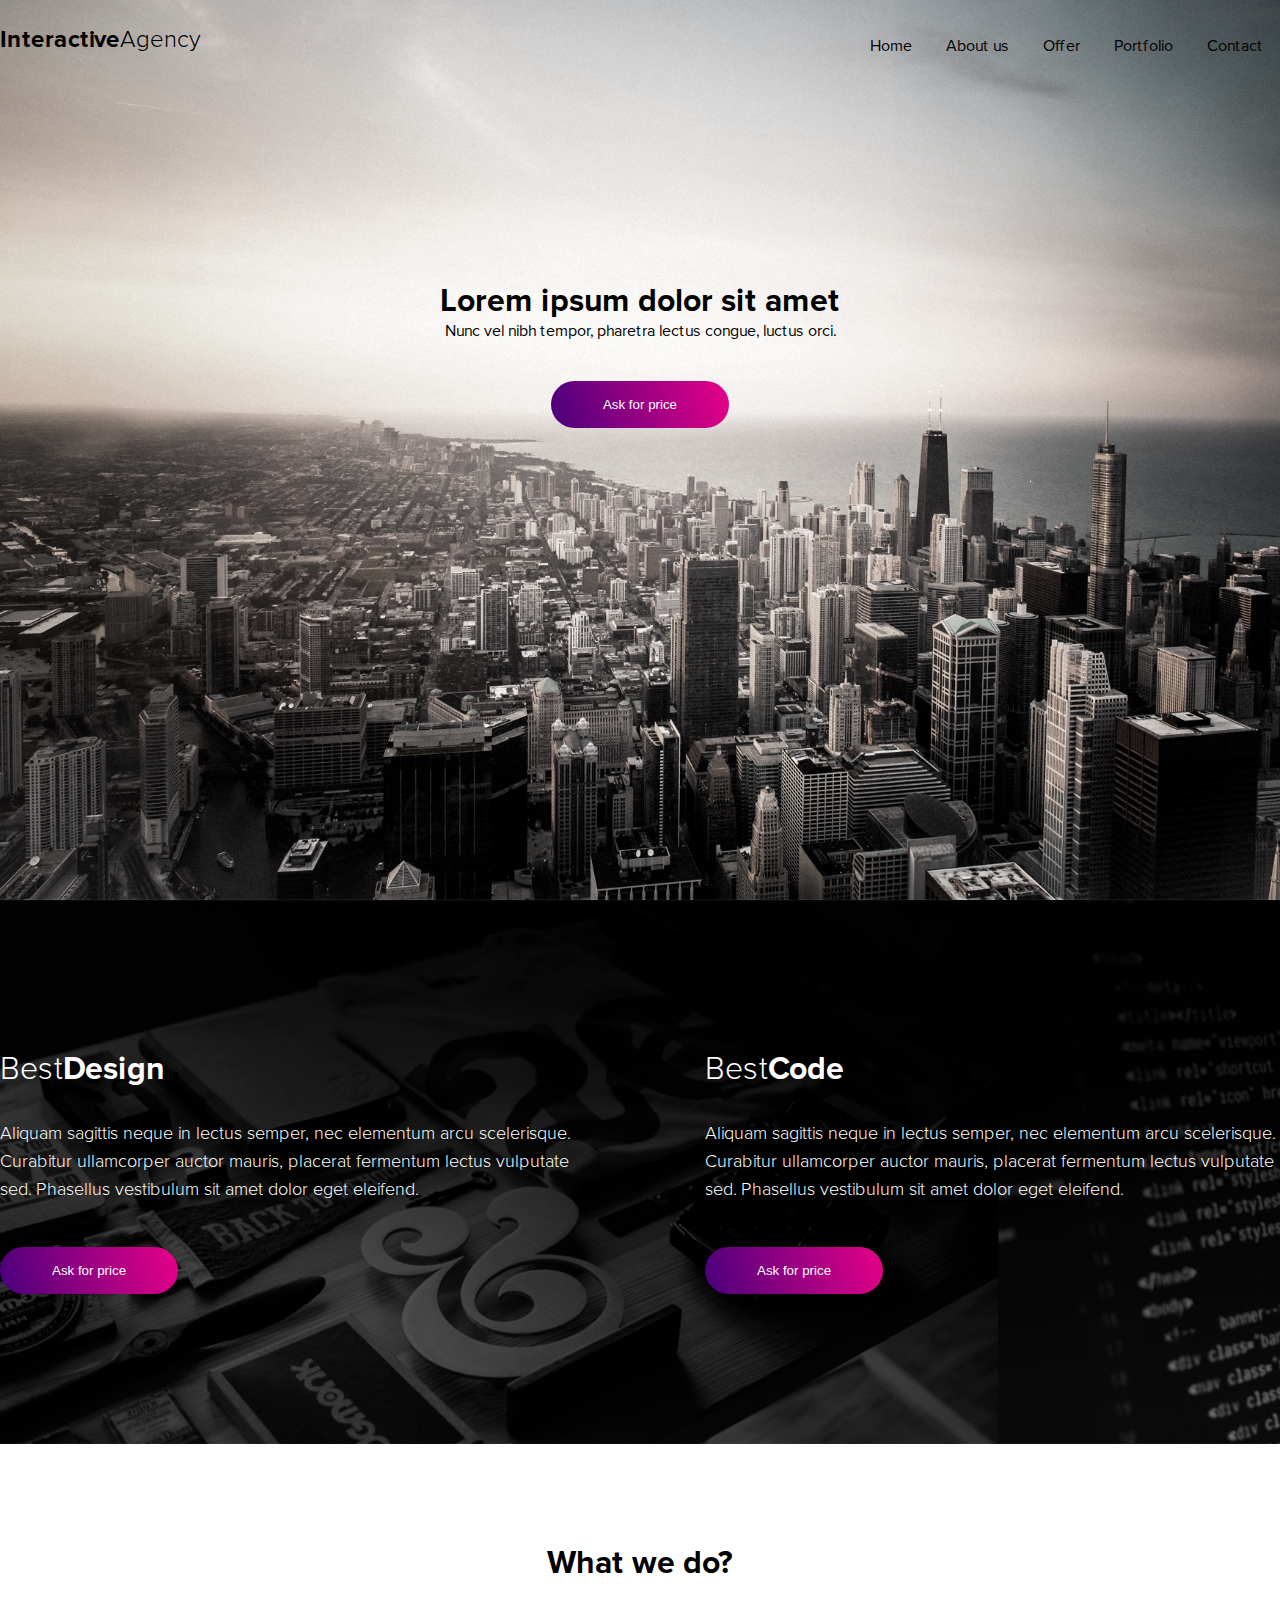
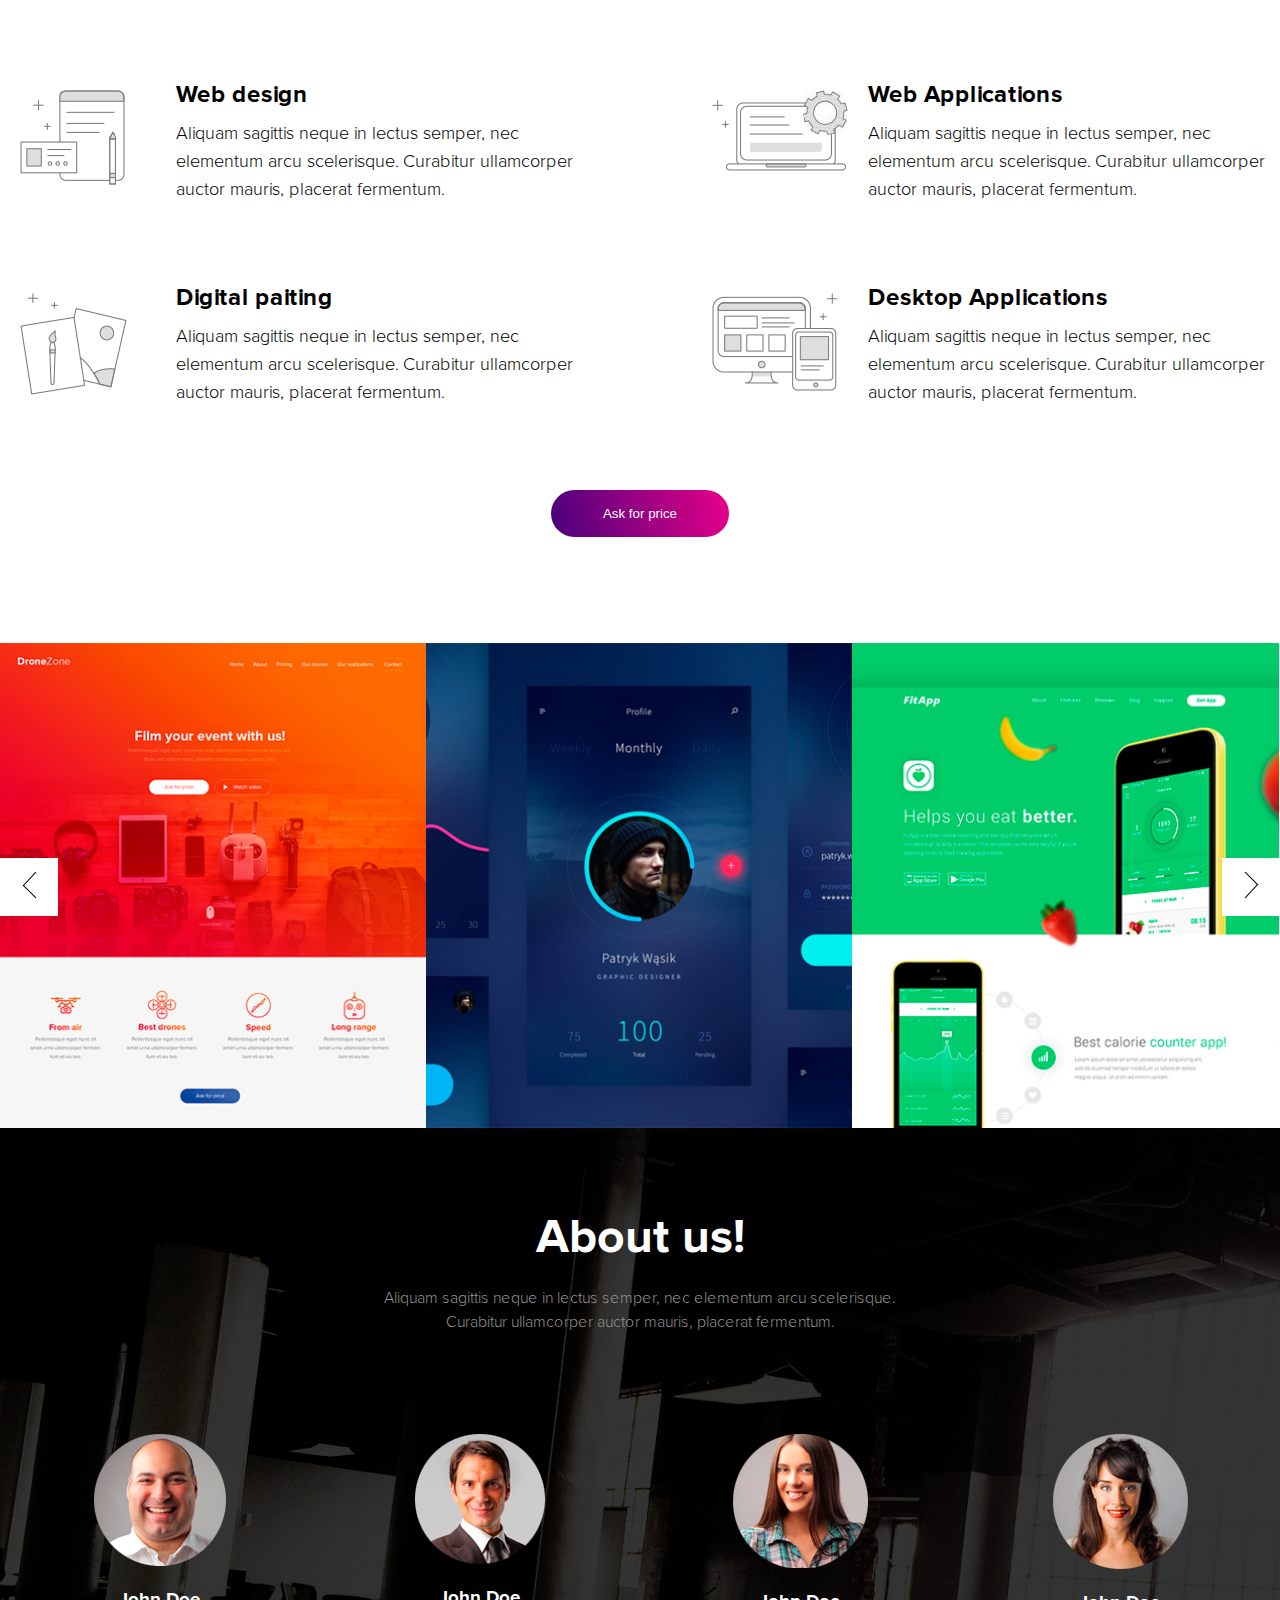
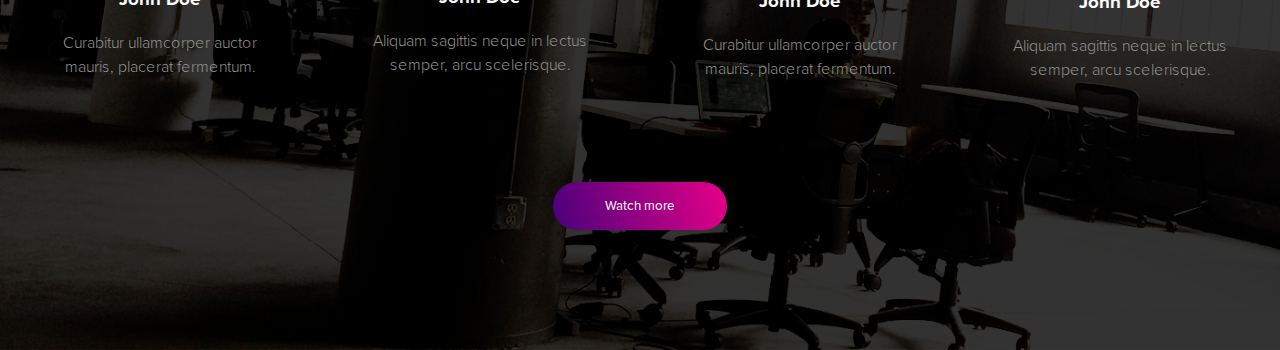
<file: index.html>
<!DOCTYPE html>
<html lang="en">
<head>
    
    <meta charset="UTF-8">
    <meta name="viewport" content="width=device-width, initial-scale=1.0">
    <title>ApplePort</title>
    <link rel="stylesheet" href="css/style.css"> 
    <link rel="icon" href="icon.ico">
</head>
<body>
    <div class="block1"> 
        <div class="container">             
            <div class="bottom">
                <div class = "logo">   
                    <h2>Interactive<span>Agency</span></h2>
                </div>




                
                <ul>                
                    <li class="btn">Home</li>
                    <li class="btn">About us</li>
                    <li class="btn">Offer</li>
                    <li class="btn">Portfolio</li>
                    <li class="btn">Contact</li>
                </ul>
            </div>

            <div class="middle">
                <h1>Lorem ipsum dolor sit amet</h1>
                <p>  
                    Nunc vel nibh tempor, pharetra lectus congue, 
                    luctus orci.
                </p> 
                <br><br>
                <button class="btn btn-default">
                    Ask for price   
                </button>
            </div>
        </div>
    </div>

    <div class="block2">
        <div class="container"> 
            <div class="best">
                <h1><span>Best</span>Design</h1>
                <p>Aliquam sagittis neque in lectus semper, nec elementum arcu scelerisque. Curabitur ullamcorper auctor mauris, placerat fermentum lectus vulputate sed. Phasellus vestibulum sit amet dolor eget eleifend.  </p> 
                <button class="btn btn-default">Ask for price</button>
            </div>

            <div class="best">
                <h1><span>Best</span>Code</h1>
                <p>Aliquam sagittis neque in lectus semper, nec elementum arcu scelerisque. Curabitur ullamcorper auctor mauris, placerat fermentum lectus vulputate sed. Phasellus vestibulum sit amet dolor eget eleifend.  </p> 
                <button class="btn btn-default">Ask for price</button>
            </div>
        </div>
    </div>



    <div class="block3">
        <div class="container">
            <h1>What we do?</h1>
            
            <section>
                <article>
                    <div class="img_cont">
                        <img src="image/web_d.png" alt="">
                    </div>
                    <div>
                        <h2>Web design</h2>
                        <p>
                            Aliquam sagittis neque in lectus semper, 
                            nec elementum arcu scelerisque. 
                            Curabitur ullamcorper auctor mauris, 
                            placerat fermentum.
                        </p>
                    </div>
                </article>
                <article>
                    <div class="img_cont">
                        <img src="image/web_a.png" alt="">
                    </div>
                    <div>
                        <h2>Web Applications</h2>
                        <p>
                            Aliquam sagittis neque in lectus semper, 
                            nec elementum arcu scelerisque. 
                            Curabitur ullamcorper auctor mauris, 
                            placerat fermentum.
                        </p>
                    </div>
                </article>
            </section>
            
            <section>
                <article>
                    <div class="img_cont">
                        <img src="image/digital.png" alt="">
                    </div>
                    <div>
                        <h2>Digital paiting</h2>
                        <p>
                            Aliquam sagittis neque in lectus semper, 
                            nec elementum arcu scelerisque. 
                            Curabitur ullamcorper auctor mauris, 
                            placerat fermentum.
                        </p>
                    </div>
                </article>
                <article>
                    <div class="img_cont">
                        <img src="image/desktop.png" alt="">
                    </div>
                    <div>
                        <h2>Desktop Applications</h2>
                        <p>
                            Aliquam sagittis neque in lectus semper, 
                            nec elementum arcu scelerisque. 
                            Curabitur ullamcorper auctor mauris, 
                            placerat fermentum.
                        </p>
                    </div>
                </article>
            </section>
            <button class="btn btn-default">Ask for price</button>
        </div>
    </div>


    <div class="slider">
        <div class="slider-items">
            <div class="item item1">
                <div class="item-description">
                    <h3>Neptune template</h3>
                    <p>
                        Aliquam sagittis neque in lectus semper, nec elementum arcu scelerisque. 
                        Curabitur ullamcorper auctor mauris, placerat fermentum.
                    </p>
                    <button class="btn btn-default">Watch more</button>
                </div>
            </div>
            <div class="item item2">
                <div class="item-description">
                    <h3>Neptune template</h3>
                    <p>
                        Aliquam sagittis neque in lectus semper, nec elementum arcu scelerisque. 
                        Curabitur ullamcorper auctor mauris, placerat fermentum.
                    </p>
                    <button class="btn btn-default">Watch more</button>
                </div>
            </div>
            <div class="item item3">
                <div class="item-description">
                    <h3>Neptune template</h3>
                    <p>
                        Aliquam sagittis neque in lectus semper, nec elementum arcu scelerisque. 
                        Curabitur ullamcorper auctor mauris, placerat fermentum.
                    </p>
                    <button class="btn btn-default">Watch more</button>
                </div>
            </div>
            <div class="item">
                <div class="item-description">
                    <h3>Neptune template</h3>
                    <p>
                        Aliquam sagittis neque in lectus semper, nec elementum arcu scelerisque. 
                        Curabitur ullamcorper auctor mauris, placerat fermentum.
                    </p>
                    <button class="btn btn-default">Watch more</button>
                </div>
            </div>
            <div class="item">
                <div class="item-description">
                    <h3>Neptune template</h3>
                    <p>
                        Aliquam sagittis neque in lectus semper, nec elementum arcu scelerisque. 
                        Curabitur ullamcorper auctor mauris, placerat fermentum.
                    </p>
                    <button class="btn btn-default">Watch more</button>
                </div>
            </div>
            <div class="item">
                <div class="item-description">
                    <h3>Neptune template</h3>
                    <p>
                        Aliquam sagittis neque in lectus semper, nec elementum arcu scelerisque. 
                        Curabitur ullamcorper auctor mauris, placerat fermentum.
                    </p>
                    <button class="btn btn-default">Watch more</button>
                </div>
            </div>
        </div>

        <button class="btn lbut">
            <img src="image/left.png" alt="">
        </button>
        <button class="btn rbut">
            <img src="image/right.png" alt="">
        </button>
    </div>


    <div class="block5">
        <div class="container">
            <h2>About us!</h2>
            <p>
                Aliquam sagittis neque in lectus semper, 
                nec elementum arcu scelerisque. 
                Curabitur ullamcorper auctor mauris, 
                placerat fermentum.
            </p>
            <div class="middle">
                <div class="person">
                    <img src="image/person1.png" alt="">
                    <h3>John Doe</h3>
                    <p>
                        Curabitur ullamcorper auctor mauris, 
                        placerat fermentum.
                    </p>
                </div>
                <div class="person">
                    <img src="image/person2.png" alt="">
                    <h3>John Doe</h3>
                    <p>
                        Aliquam sagittis neque in lectus semper, 
                        arcu scelerisque. 
                    </p>
                </div>
                <div class="person">
                    <img src="image/person3.png" alt="">
                    <h3>John Doe</h3>
                    <p>
                        Curabitur ullamcorper auctor mauris, 
                        placerat fermentum.
                    </p>
                </div>
                <div class="person">
                    <img src="image/person4.png" alt="">
                    <h3>John Doe</h3>
                    <p>
                        Aliquam sagittis neque in lectus semper, 
                        arcu scelerisque.
                    </p>
                </div>
            </div>
            <button class="btn btn-default">
                Watch more
            </button>
        </div>
    </div>
</body>
</html>





<!--
h1, h2, ...
a
p
span

div
header
footer
button
img

nav
article - bokovushechka
section
aside

small
sub
sup
-->
</file>
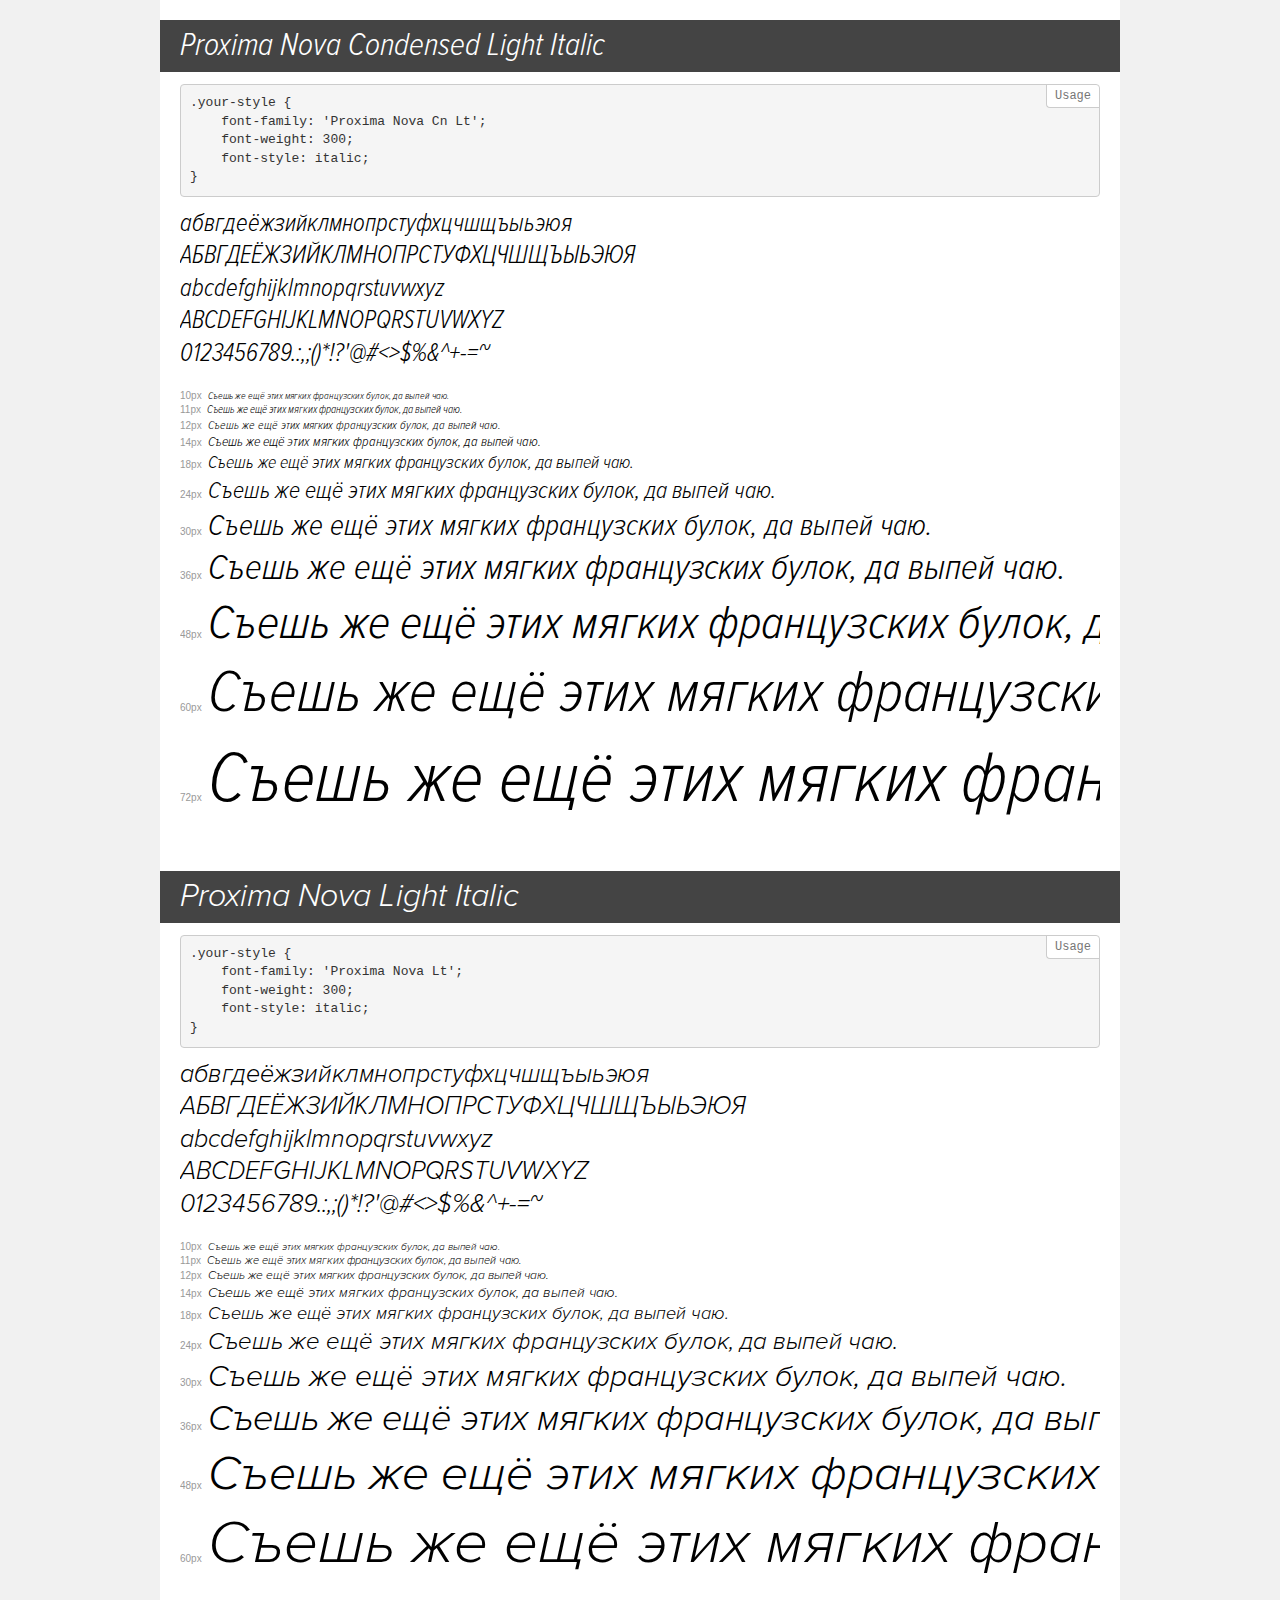
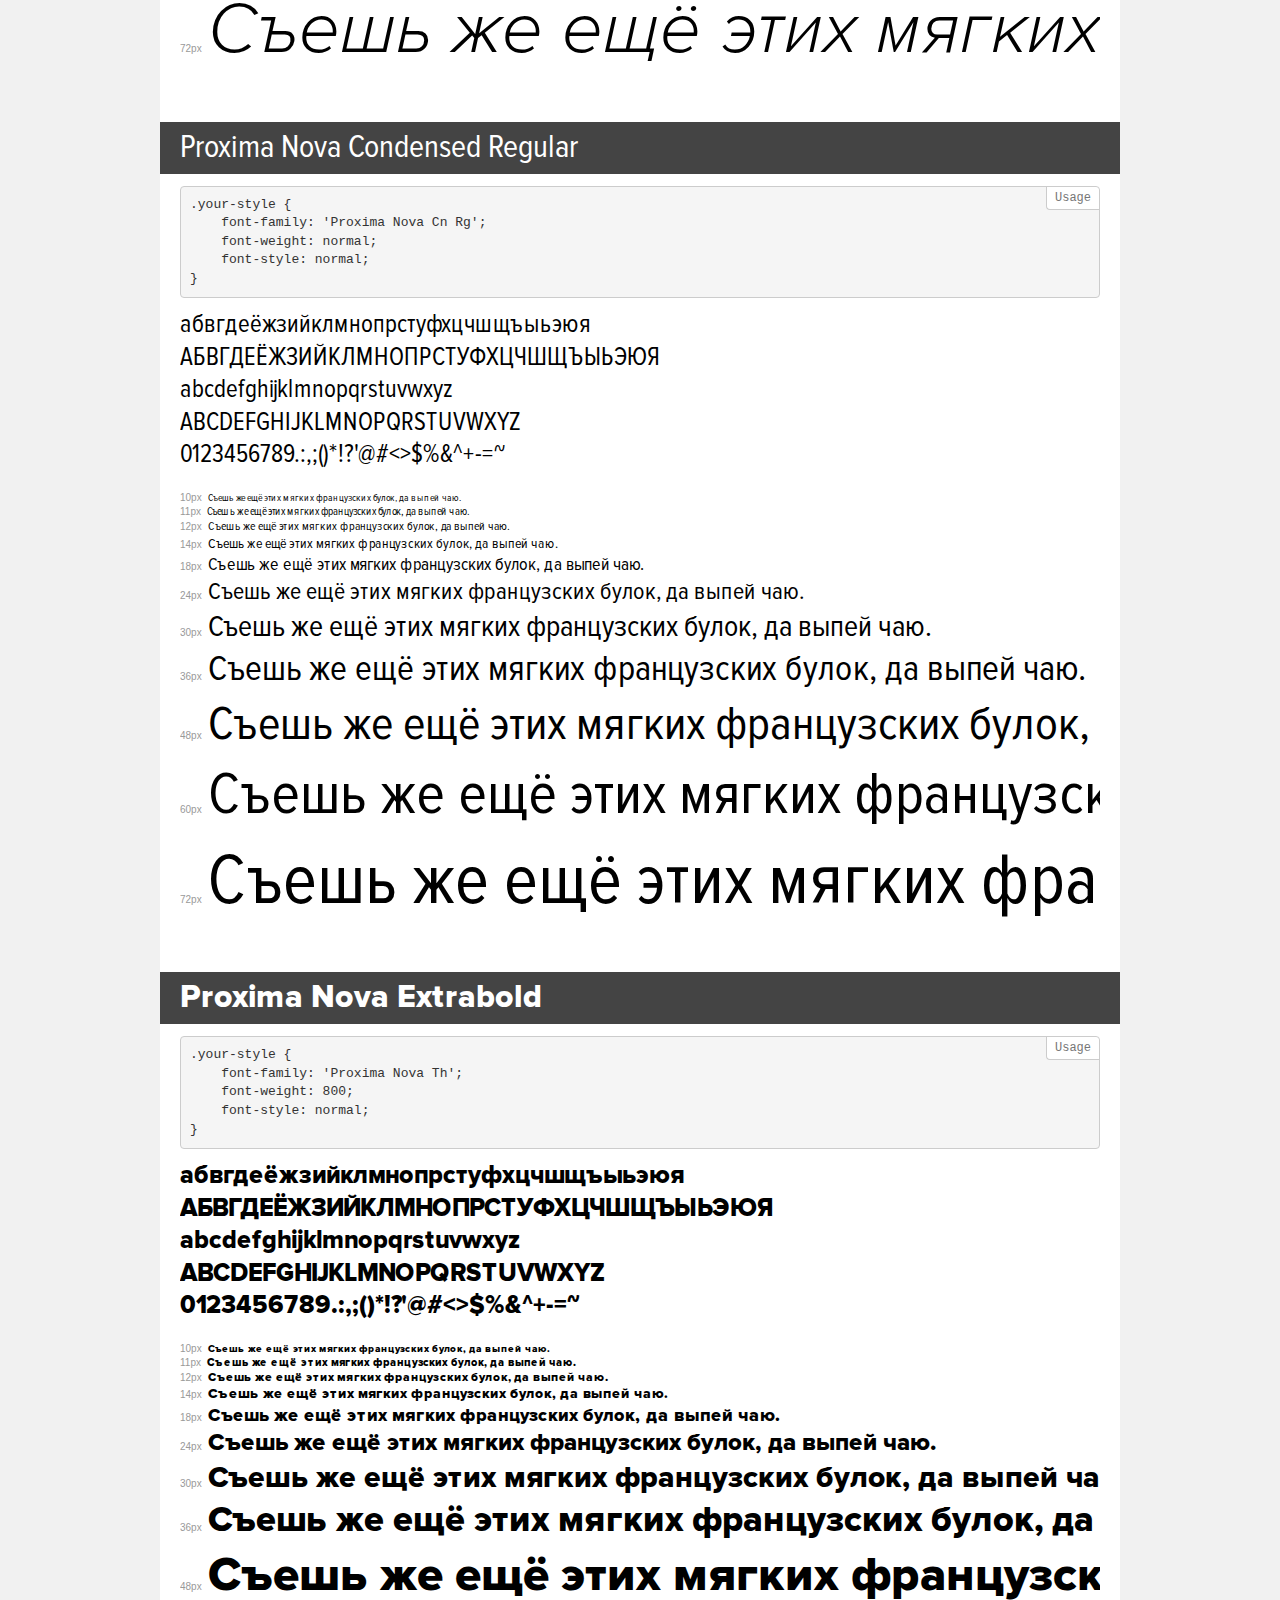
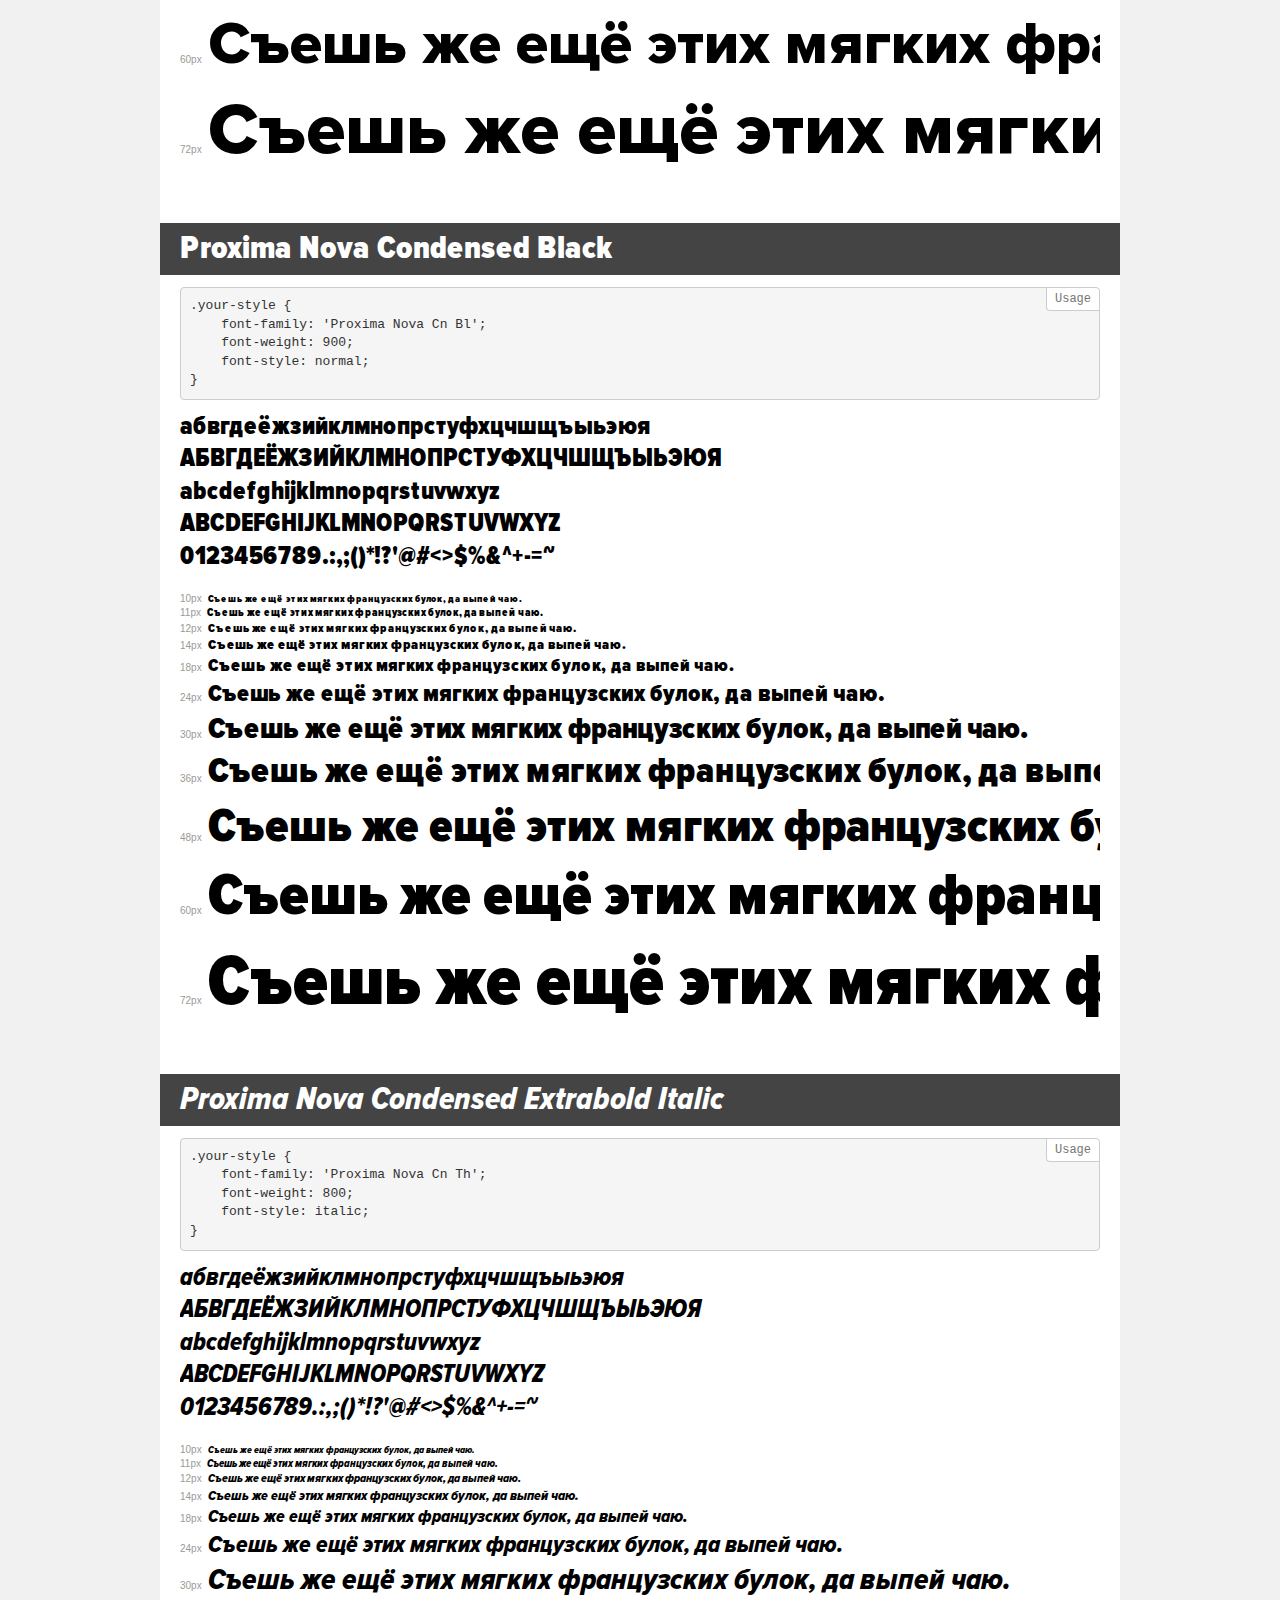
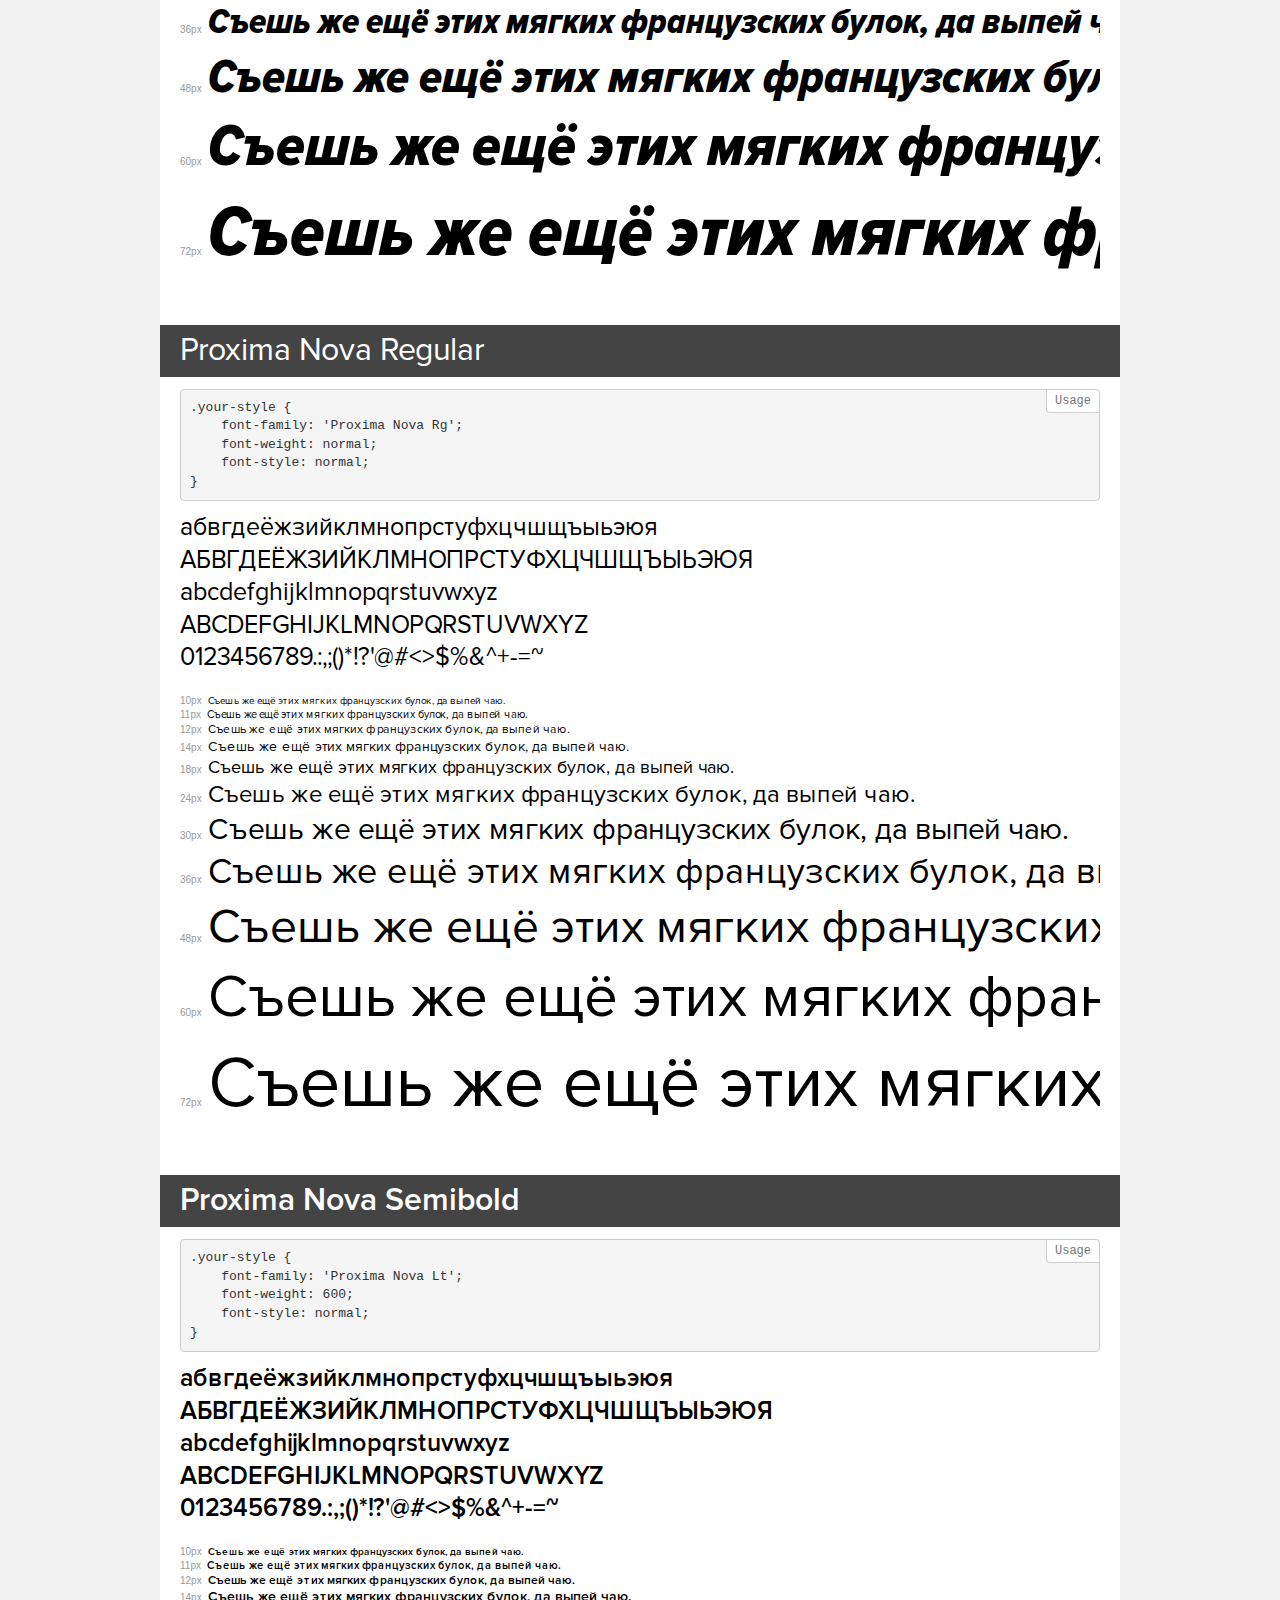
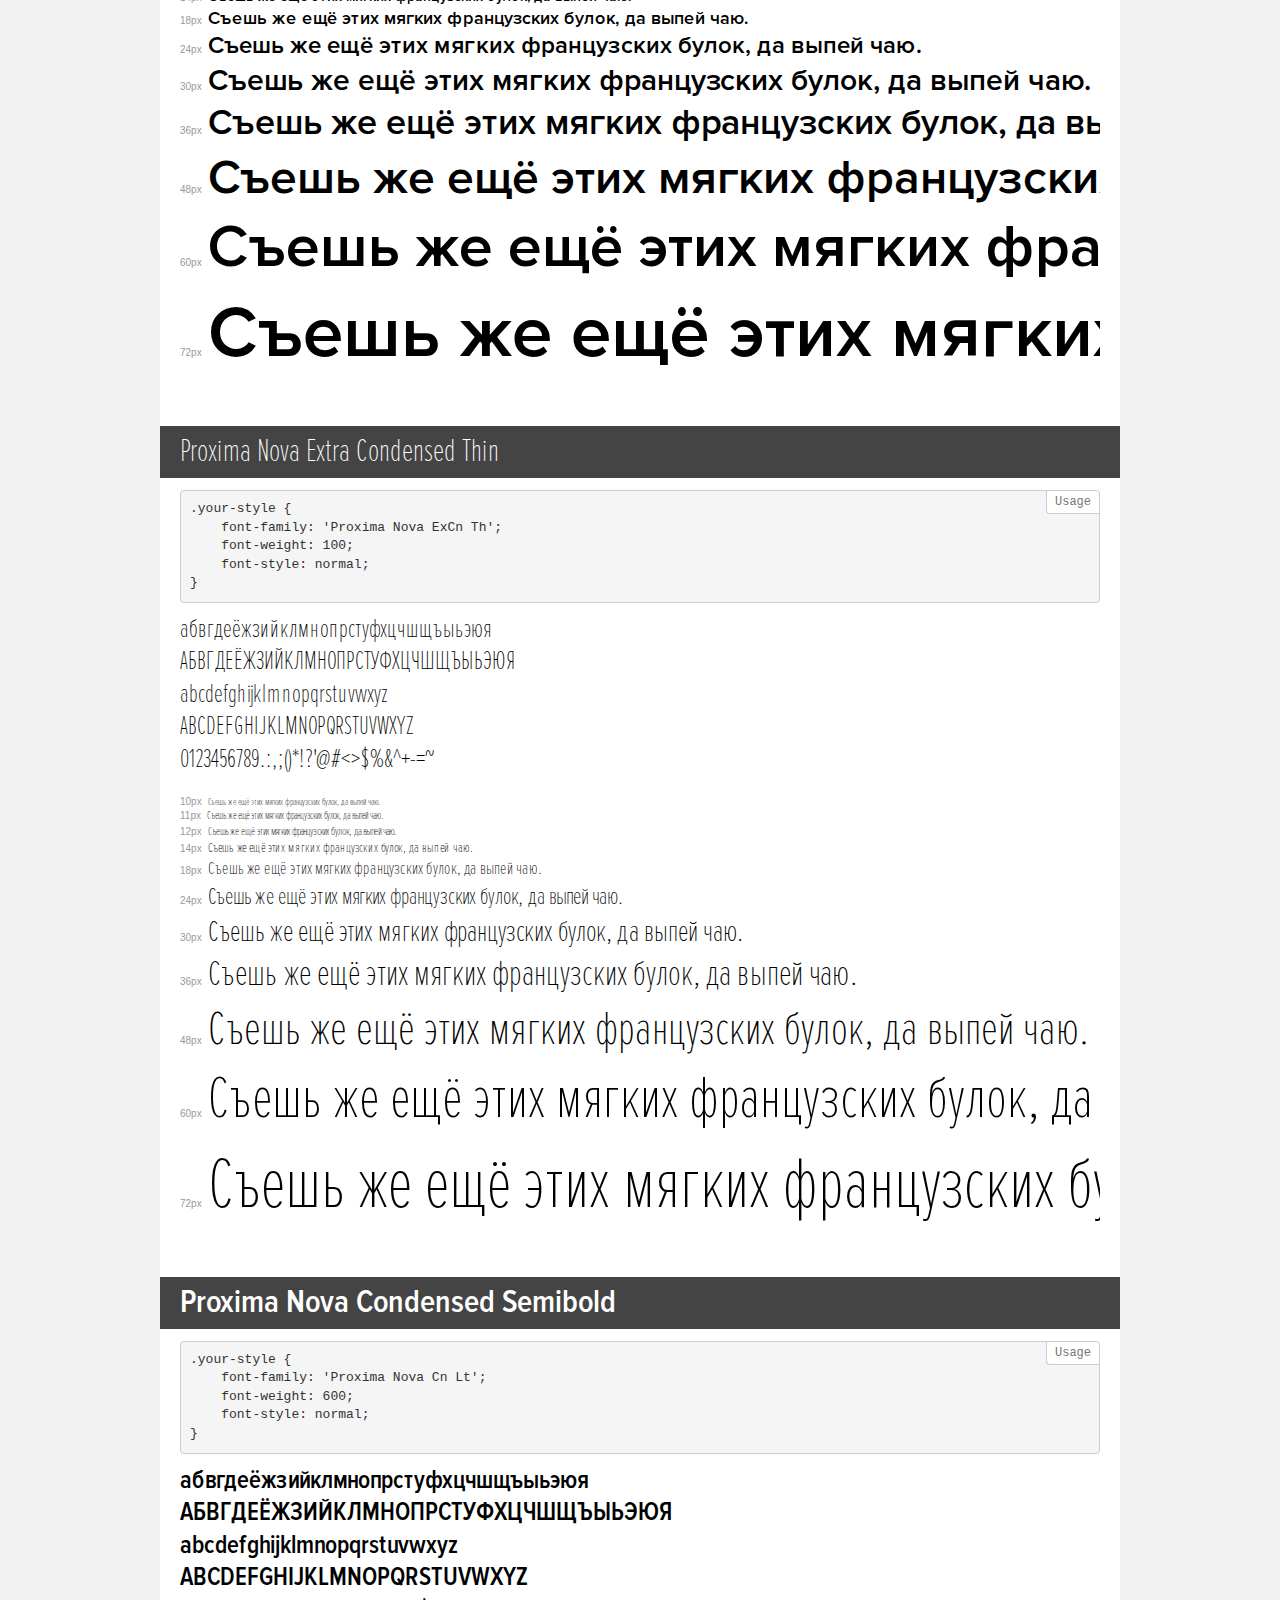
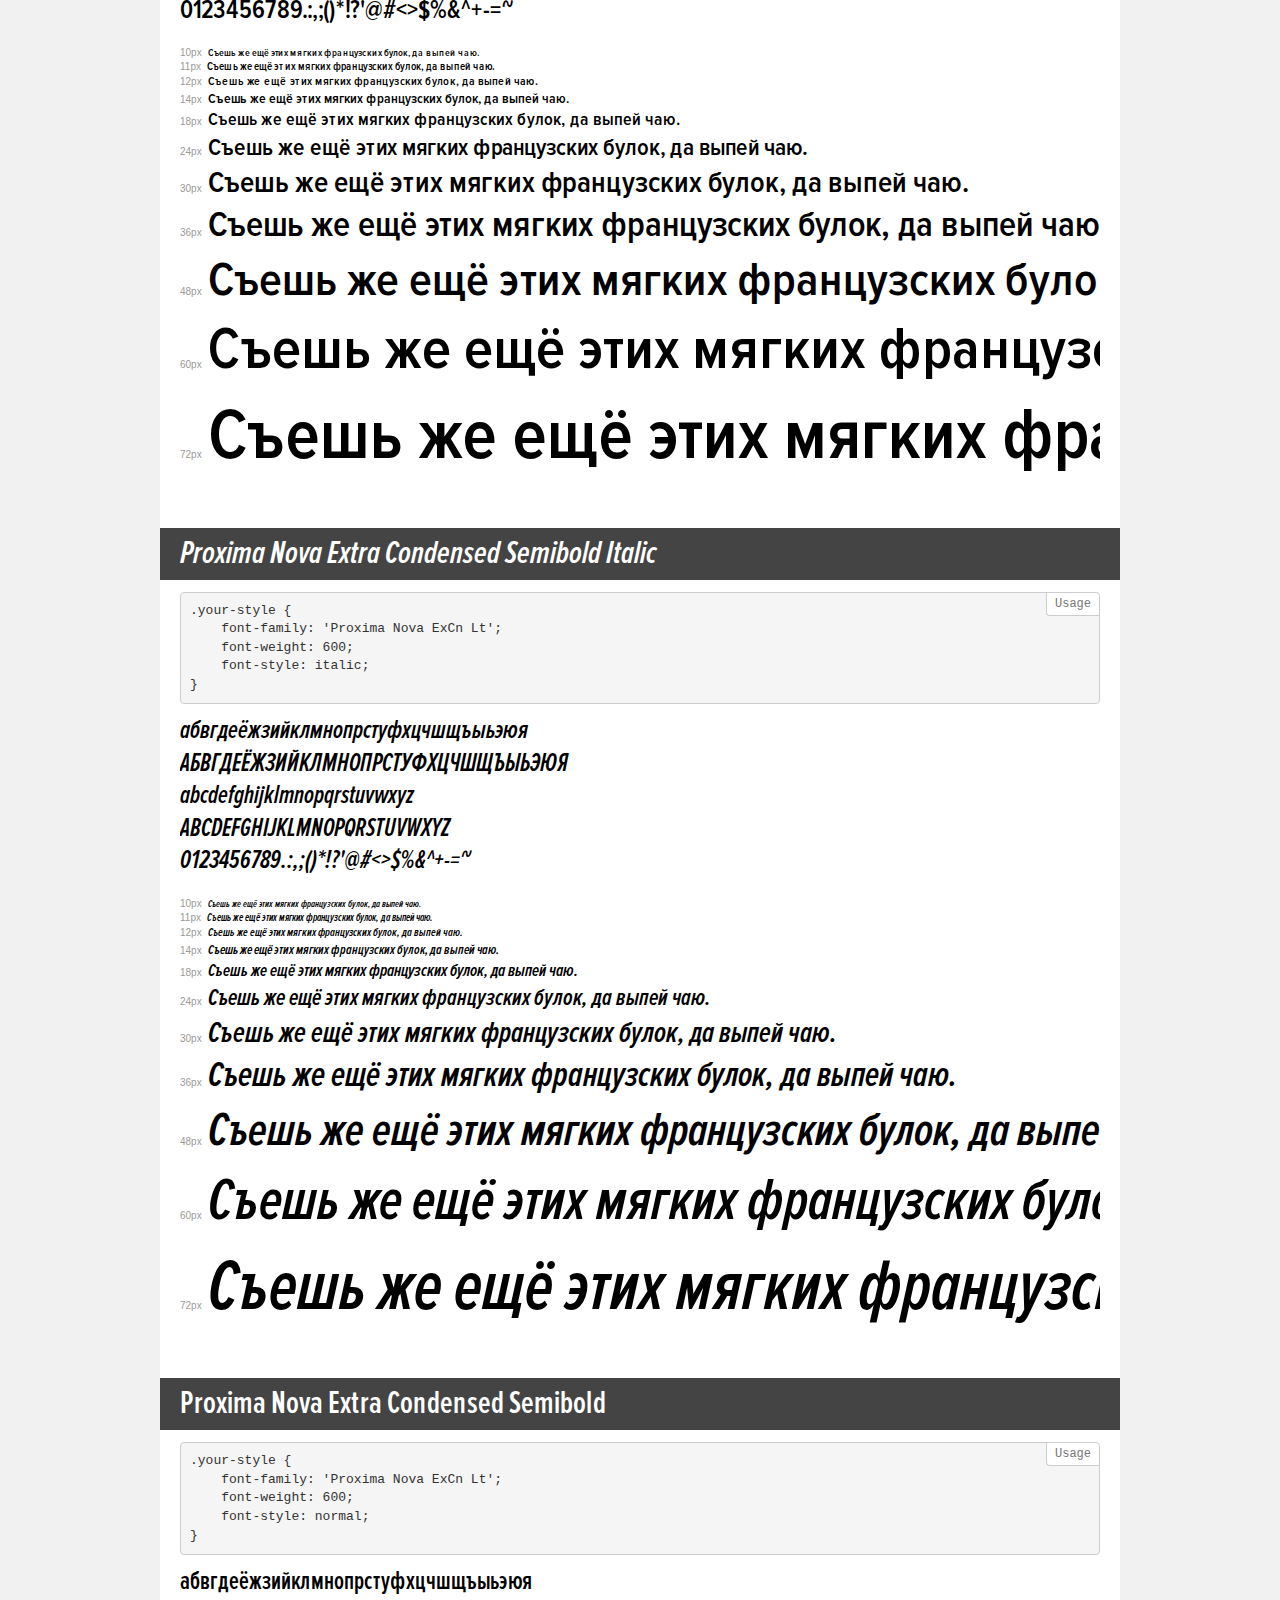
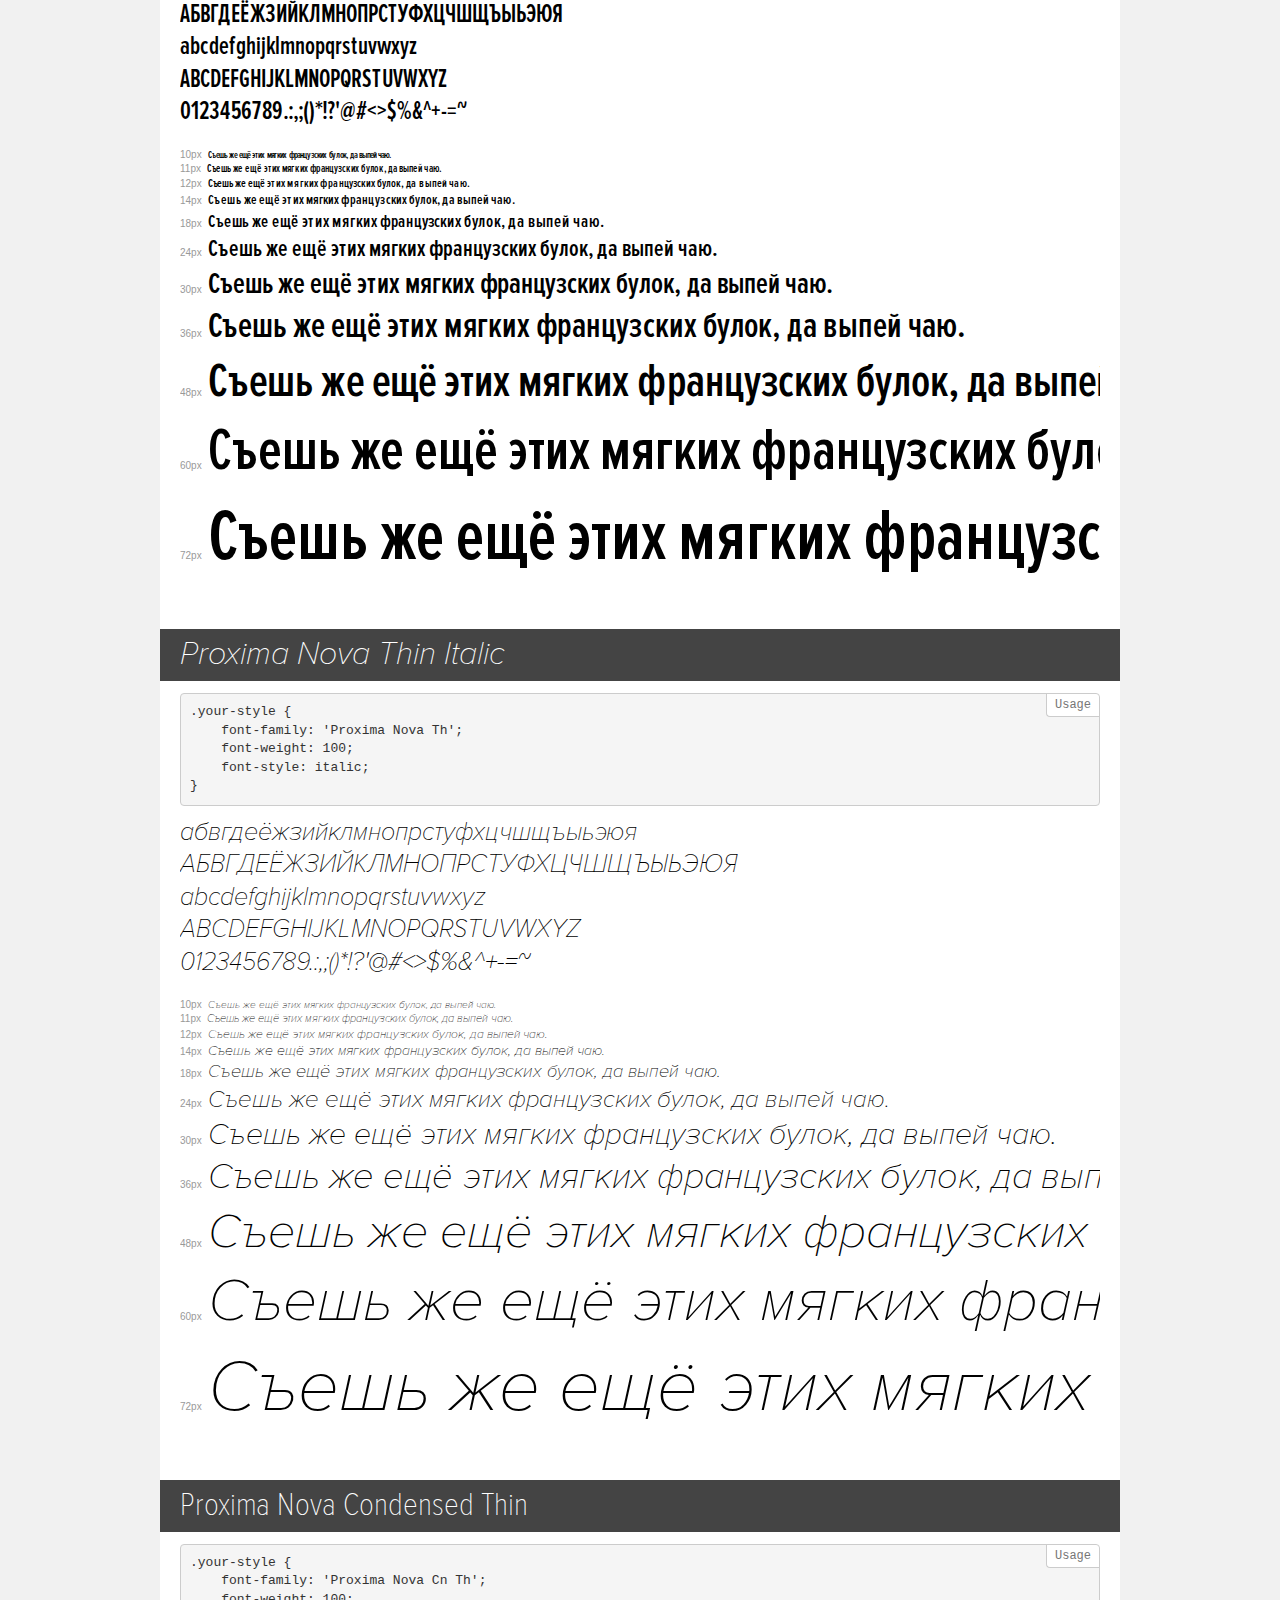
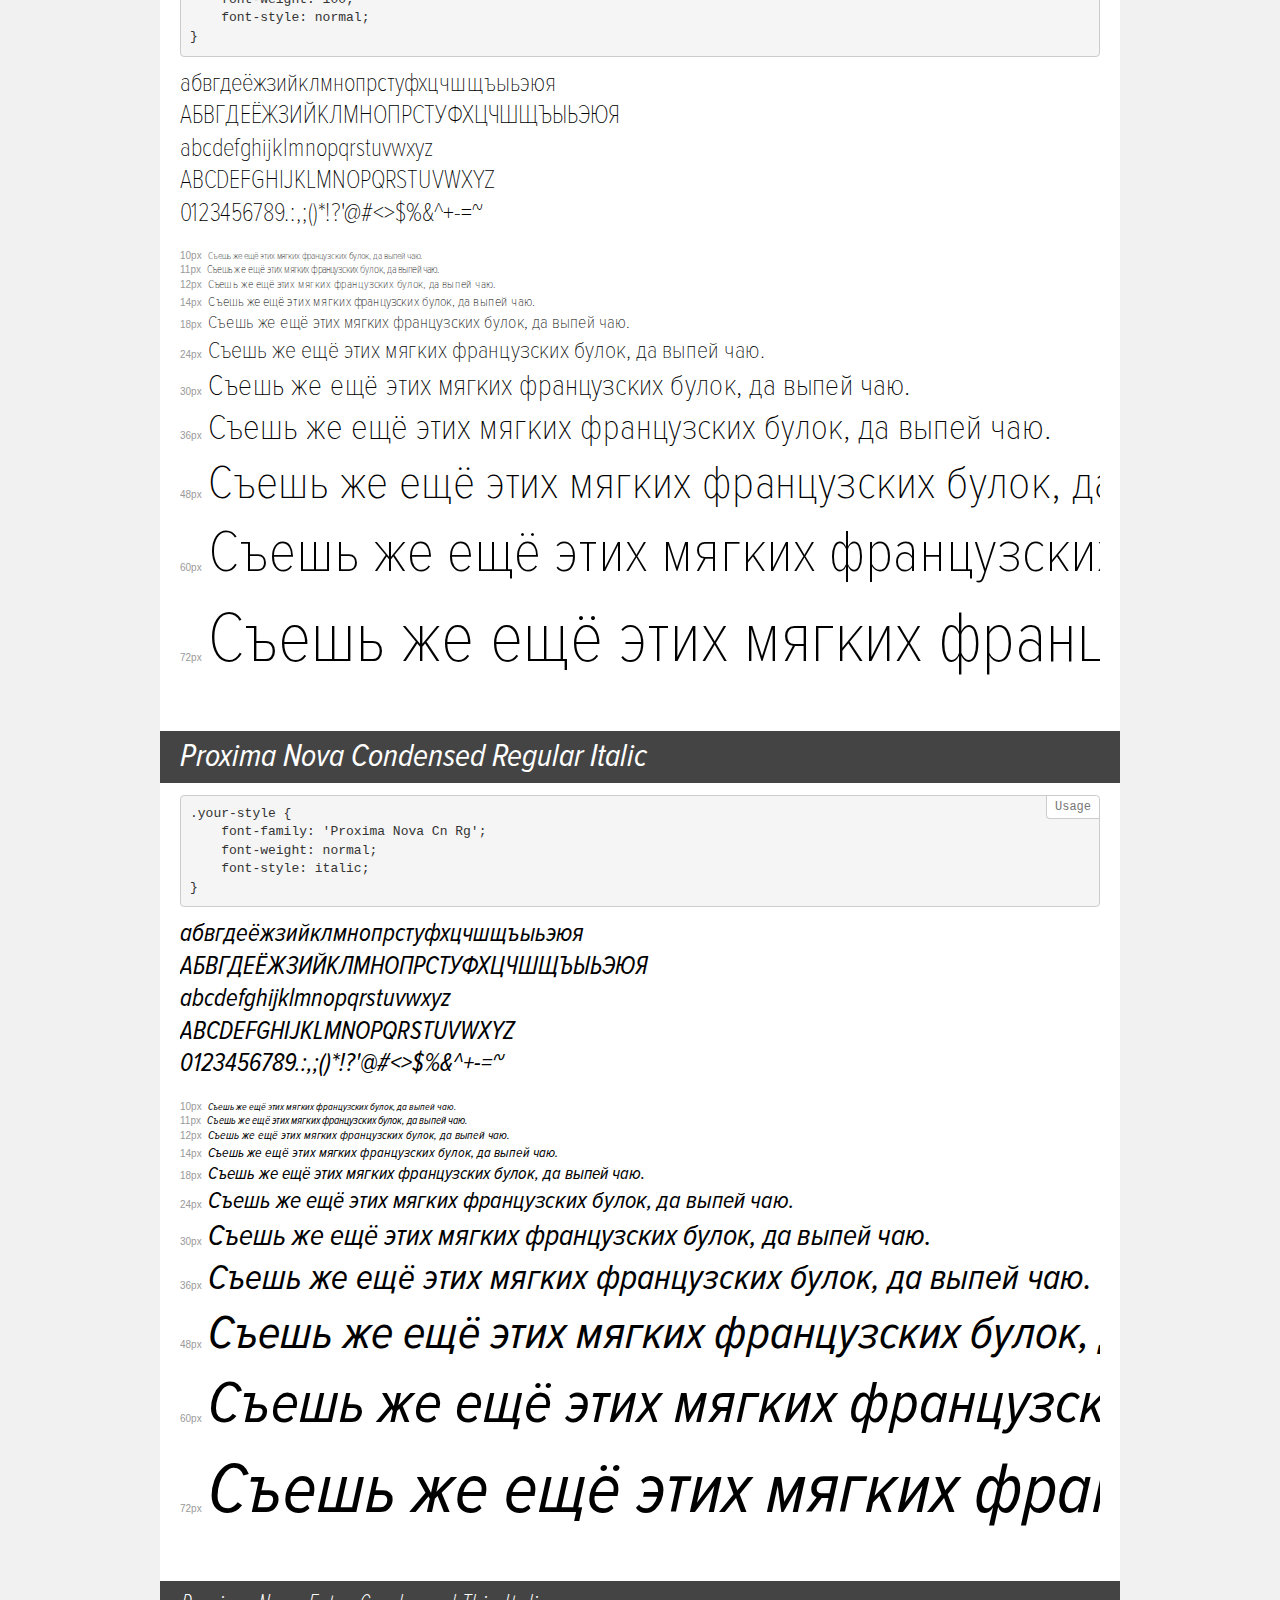
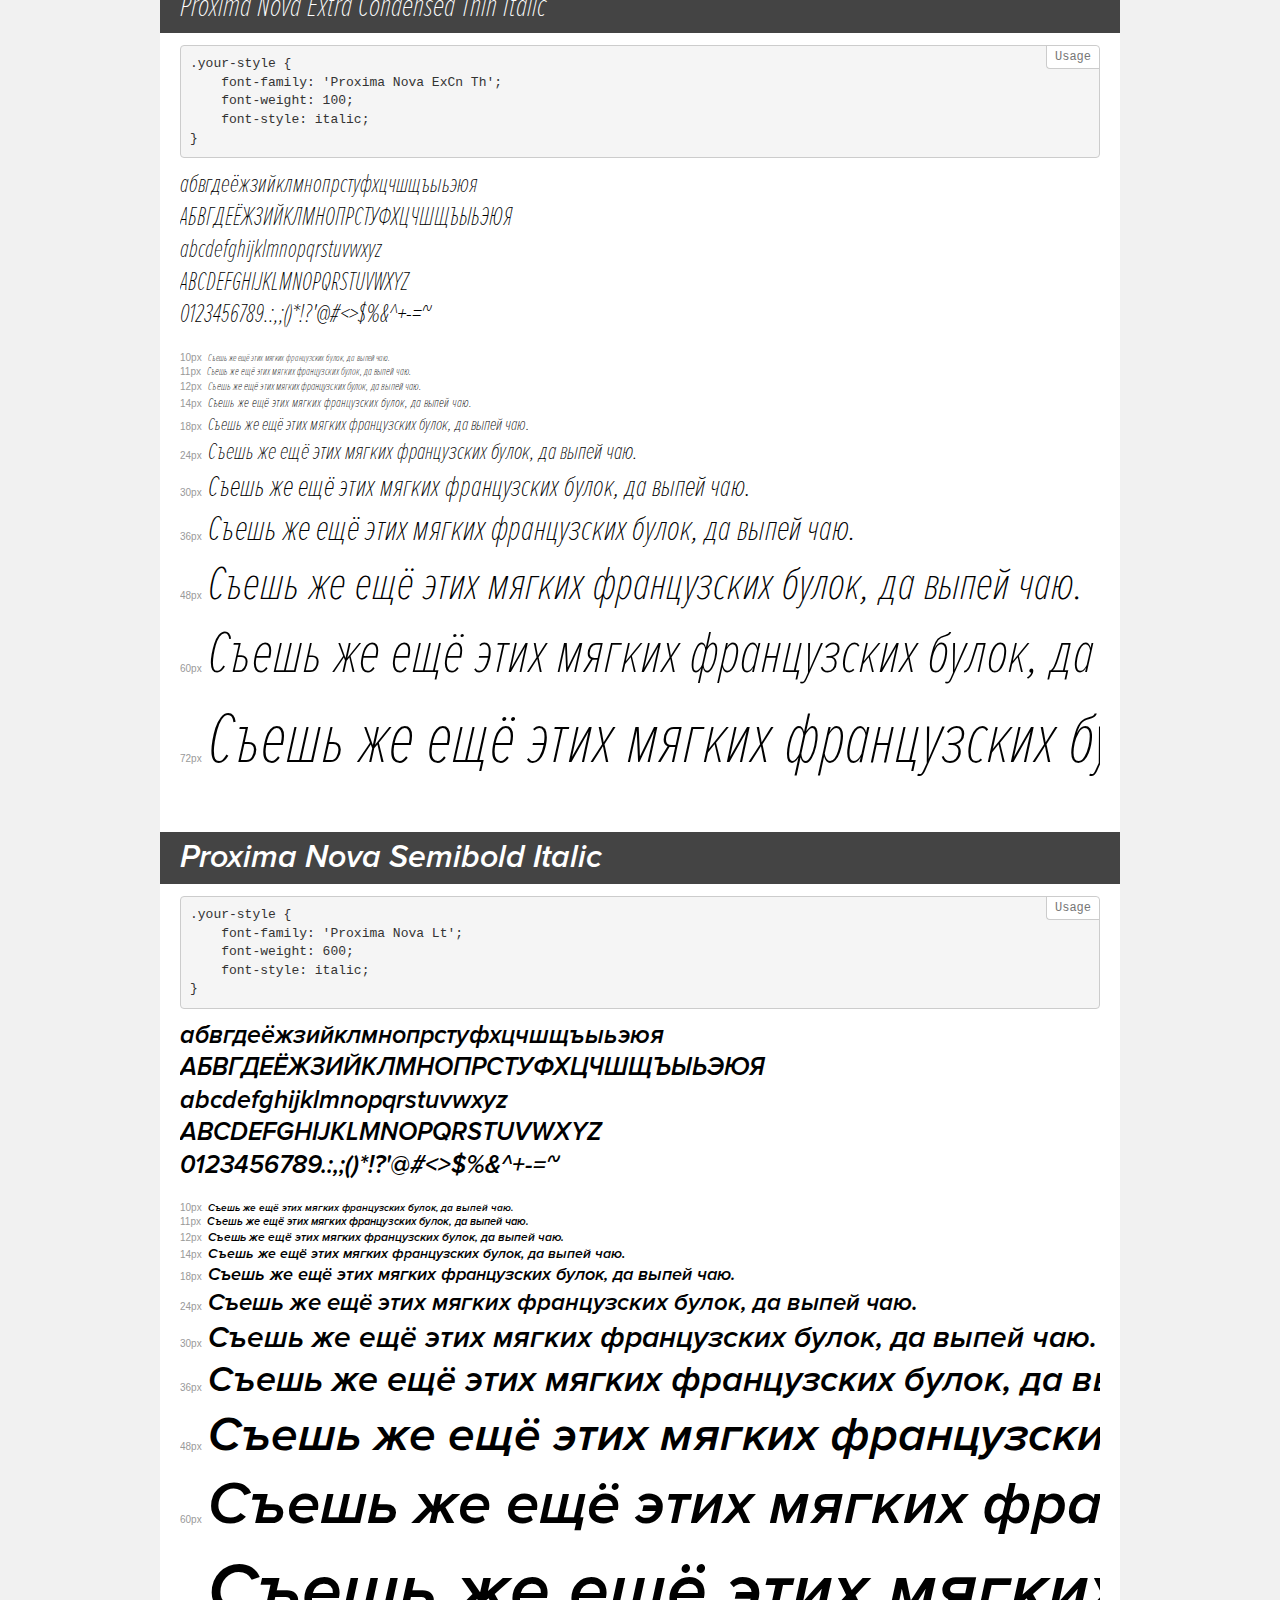
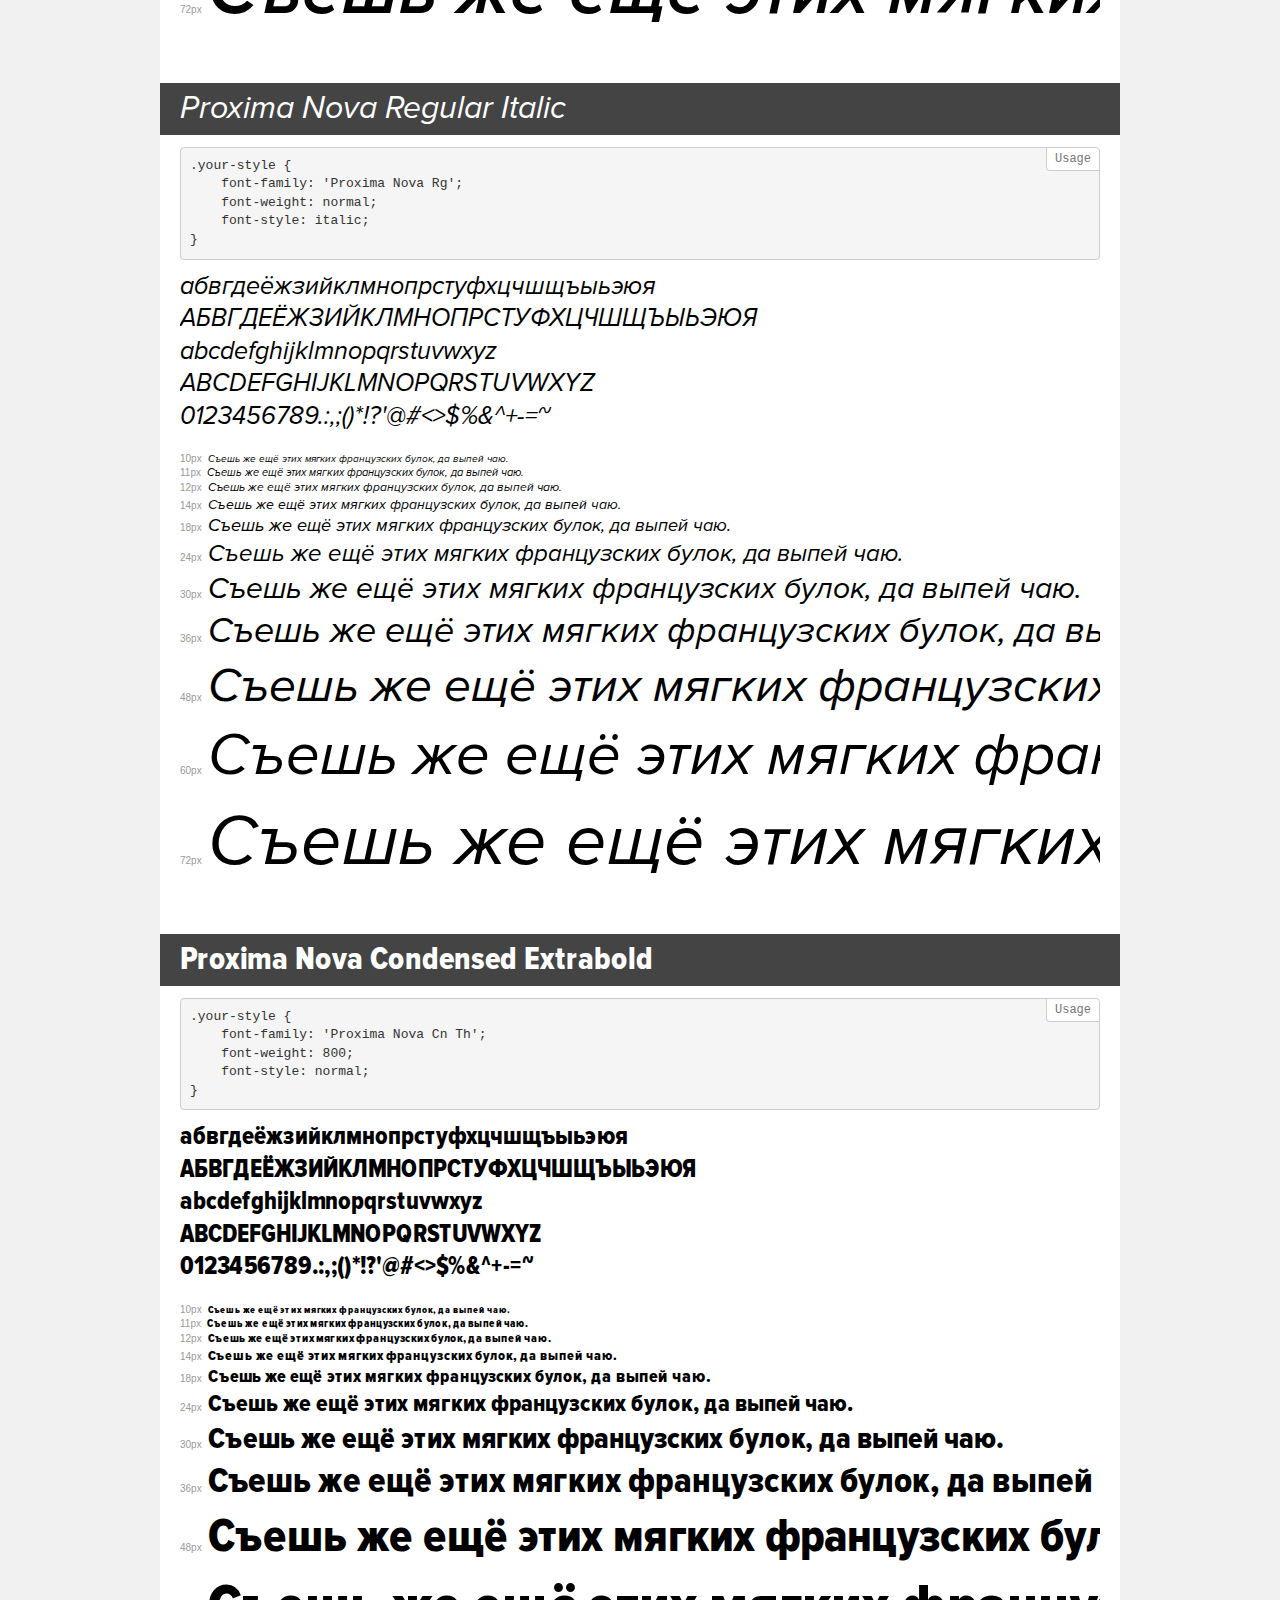
<file: fonts/ProximaNova/demo.html>
<!DOCTYPE html>
<html>
<head>
	<meta charset="utf-8">
	<meta http-equiv="X-UA-Compatible" content="IE=edge">
	<meta name="viewport" content="width=device-width, initial-scale=1">
	<meta name="robots" content="noindex, noarchive">
	<title>Transfonter demo</title>
	<link href="stylesheet.css" rel="stylesheet">
	<style>
		/*
		http://meyerweb.com/eric/tools/css/reset/
		v2.0 | 20110126
		License: none (public domain)
		*/
		html, body, div, span, applet, object, iframe,
		h1, h2, h3, h4, h5, h6, p, blockquote, pre,
		a, abbr, acronym, address, big, cite, code,
		del, dfn, em, img, ins, kbd, q, s, samp,
		small, strike, strong, sub, sup, tt, var,
		b, u, i, center,
		dl, dt, dd, ol, ul, li,
		fieldset, form, label, legend,
		table, caption, tbody, tfoot, thead, tr, th, td,
		article, aside, canvas, details, embed,
		figure, figcaption, footer, header, hgroup,
		menu, nav, output, ruby, section, summary,
		time, mark, audio, video {
			margin: 0;
			padding: 0;
			border: 0;
			font-size: 100%;
			font: inherit;
			vertical-align: baseline;
		}
		/* HTML5 display-role reset for older browsers */
		article, aside, details, figcaption, figure,
		footer, header, hgroup, menu, nav, section {
			display: block;
		}
		body {
			line-height: 1;
		}
		ol, ul {
			list-style: none;
		}
		blockquote, q {
			quotes: none;
		}
		blockquote:before, blockquote:after,
		q:before, q:after {
			content: '';
			content: none;
		}
		table {
			border-collapse: collapse;
			border-spacing: 0;
		}
		/* common styles */
		body {
			background: #f1f1f1;
			color: #000;
		}
		.page {
			background: #fff;
			width: 920px;
			margin: 0 auto;
			padding: 20px 20px 0 20px;
			overflow: hidden;
		}
		.font-container {
			overflow-x: auto;
			overflow-y: hidden;
			margin-bottom: 40px;
			line-height: 1.3;
			white-space: nowrap;
			padding-bottom: 5px;
		}
		h1 {
			position: relative;
			background: #444;
			font-size: 32px;
			color: #fff;
			padding: 10px 20px;
			margin: 0 -20px 12px -20px;
		}
		.letters {
			font-size: 25px;
			margin-bottom: 20px;
		}
		.s10:before {
			content: '10px';
		}
		.s11:before {
			content: '11px';
		}
		.s12:before {
			content: '12px';
		}
		.s14:before {
			content: '14px';
		}
		.s18:before {
			content: '18px';
		}
		.s24:before {
			content: '24px';
		}
		.s30:before {
			content: '30px';
		}
		.s36:before {
			content: '36px';
		}
		.s48:before {
			content: '48px';
		}
		.s60:before {
			content: '60px';
		}
		.s72:before {
			content: '72px';
		}
		.s10:before, .s11:before, .s12:before, .s14:before,
		.s18:before, .s24:before, .s30:before, .s36:before,
		.s48:before, .s60:before, .s72:before {
			font-family: Arial, sans-serif;
			font-size: 10px;
			font-weight: normal;
			font-style: normal;
			color: #999;
			padding-right: 6px;
		}
		pre {
			display: block;
			position: relative;
			padding: 9px;
			margin: 0 0 10px;
			font-family: Monaco, Menlo, Consolas, "Courier New", monospace !important;
			font-size: 13px;
			line-height: 1.428571429;
			color: #333;
			font-weight: normal !important;
			font-style: normal !important;
			background-color: #f5f5f5;
			border: 1px solid #ccc;
			overflow-x: auto;
			border-radius: 4px;
		}
		pre:after {
			display: block;
			position: absolute;
			right: 0;
			top: 0;
			content: 'Usage';
			line-height: 1;
			padding: 5px 8px;
			font-size: 12px;
			color: #767676;
			background-color: #fff;
			border: 1px solid #ccc;
			border-right: none;
			border-top: none;
			border-radius: 0 4px 0 4px;
			z-index: 10;
		}
		/* responsive */
		@media (max-width: 959px) {
			.page {
				width: auto;
				margin: 0;
			}
		}
	</style>
</head>
<body>
<div class="page">
	<div class="demo" style="font-family: 'Proxima Nova Cn Lt'; font-weight: 300; font-style: italic;">
		<h1>Proxima Nova Condensed Light Italic</h1>
		<pre>.your-style {
    font-family: 'Proxima Nova Cn Lt';
    font-weight: 300;
    font-style: italic;
}</pre>
		<div class="font-container">
			<p class="letters">
				абвгдеёжзийклмнопрстуфхцчшщъыьэюя <br />
				АБВГДЕЁЖЗИЙКЛМНОПРСТУФХЦЧШЩЪЫЬЭЮЯ <br />
				abcdefghijklmnopqrstuvwxyz <br />
				ABCDEFGHIJKLMNOPQRSTUVWXYZ <br />				0123456789.:,;()*!?'@#<>$%&^+-=~
			</p>
			<p class="s10" style="font-size: 10px;">Съешь же ещё этих мягких французских булок, да выпей чаю.</p>
			<p class="s11" style="font-size: 11px;">Съешь же ещё этих мягких французских булок, да выпей чаю.</p>
			<p class="s12" style="font-size: 12px;">Съешь же ещё этих мягких французских булок, да выпей чаю.</p>
			<p class="s14" style="font-size: 14px;">Съешь же ещё этих мягких французских булок, да выпей чаю.</p>
			<p class="s18" style="font-size: 18px;">Съешь же ещё этих мягких французских булок, да выпей чаю.</p>
			<p class="s24" style="font-size: 24px;">Съешь же ещё этих мягких французских булок, да выпей чаю.</p>
			<p class="s30" style="font-size: 30px;">Съешь же ещё этих мягких французских булок, да выпей чаю.</p>
			<p class="s36" style="font-size: 36px;">Съешь же ещё этих мягких французских булок, да выпей чаю.</p>
			<p class="s48" style="font-size: 48px;">Съешь же ещё этих мягких французских булок, да выпей чаю.</p>
			<p class="s60" style="font-size: 60px;">Съешь же ещё этих мягких французских булок, да выпей чаю.</p>
			<p class="s72" style="font-size: 72px;">Съешь же ещё этих мягких французских булок, да выпей чаю.</p>
		</div>
	</div>
	<div class="demo" style="font-family: 'Proxima Nova Lt'; font-weight: 300; font-style: italic;">
		<h1>Proxima Nova Light Italic</h1>
		<pre>.your-style {
    font-family: 'Proxima Nova Lt';
    font-weight: 300;
    font-style: italic;
}</pre>
		<div class="font-container">
			<p class="letters">
				абвгдеёжзийклмнопрстуфхцчшщъыьэюя <br />
				АБВГДЕЁЖЗИЙКЛМНОПРСТУФХЦЧШЩЪЫЬЭЮЯ <br />
				abcdefghijklmnopqrstuvwxyz <br />
				ABCDEFGHIJKLMNOPQRSTUVWXYZ <br />				0123456789.:,;()*!?'@#<>$%&^+-=~
			</p>
			<p class="s10" style="font-size: 10px;">Съешь же ещё этих мягких французских булок, да выпей чаю.</p>
			<p class="s11" style="font-size: 11px;">Съешь же ещё этих мягких французских булок, да выпей чаю.</p>
			<p class="s12" style="font-size: 12px;">Съешь же ещё этих мягких французских булок, да выпей чаю.</p>
			<p class="s14" style="font-size: 14px;">Съешь же ещё этих мягких французских булок, да выпей чаю.</p>
			<p class="s18" style="font-size: 18px;">Съешь же ещё этих мягких французских булок, да выпей чаю.</p>
			<p class="s24" style="font-size: 24px;">Съешь же ещё этих мягких французских булок, да выпей чаю.</p>
			<p class="s30" style="font-size: 30px;">Съешь же ещё этих мягких французских булок, да выпей чаю.</p>
			<p class="s36" style="font-size: 36px;">Съешь же ещё этих мягких французских булок, да выпей чаю.</p>
			<p class="s48" style="font-size: 48px;">Съешь же ещё этих мягких французских булок, да выпей чаю.</p>
			<p class="s60" style="font-size: 60px;">Съешь же ещё этих мягких французских булок, да выпей чаю.</p>
			<p class="s72" style="font-size: 72px;">Съешь же ещё этих мягких французских булок, да выпей чаю.</p>
		</div>
	</div>
	<div class="demo" style="font-family: 'Proxima Nova Cn Rg'; font-weight: normal; font-style: normal;">
		<h1>Proxima Nova Condensed Regular</h1>
		<pre>.your-style {
    font-family: 'Proxima Nova Cn Rg';
    font-weight: normal;
    font-style: normal;
}</pre>
		<div class="font-container">
			<p class="letters">
				абвгдеёжзийклмнопрстуфхцчшщъыьэюя <br />
				АБВГДЕЁЖЗИЙКЛМНОПРСТУФХЦЧШЩЪЫЬЭЮЯ <br />
				abcdefghijklmnopqrstuvwxyz <br />
				ABCDEFGHIJKLMNOPQRSTUVWXYZ <br />				0123456789.:,;()*!?'@#<>$%&^+-=~
			</p>
			<p class="s10" style="font-size: 10px;">Съешь же ещё этих мягких французских булок, да выпей чаю.</p>
			<p class="s11" style="font-size: 11px;">Съешь же ещё этих мягких французских булок, да выпей чаю.</p>
			<p class="s12" style="font-size: 12px;">Съешь же ещё этих мягких французских булок, да выпей чаю.</p>
			<p class="s14" style="font-size: 14px;">Съешь же ещё этих мягких французских булок, да выпей чаю.</p>
			<p class="s18" style="font-size: 18px;">Съешь же ещё этих мягких французских булок, да выпей чаю.</p>
			<p class="s24" style="font-size: 24px;">Съешь же ещё этих мягких французских булок, да выпей чаю.</p>
			<p class="s30" style="font-size: 30px;">Съешь же ещё этих мягких французских булок, да выпей чаю.</p>
			<p class="s36" style="font-size: 36px;">Съешь же ещё этих мягких французских булок, да выпей чаю.</p>
			<p class="s48" style="font-size: 48px;">Съешь же ещё этих мягких французских булок, да выпей чаю.</p>
			<p class="s60" style="font-size: 60px;">Съешь же ещё этих мягких французских булок, да выпей чаю.</p>
			<p class="s72" style="font-size: 72px;">Съешь же ещё этих мягких французских булок, да выпей чаю.</p>
		</div>
	</div>
	<div class="demo" style="font-family: 'Proxima Nova Th'; font-weight: 800; font-style: normal;">
		<h1>Proxima Nova Extrabold</h1>
		<pre>.your-style {
    font-family: 'Proxima Nova Th';
    font-weight: 800;
    font-style: normal;
}</pre>
		<div class="font-container">
			<p class="letters">
				абвгдеёжзийклмнопрстуфхцчшщъыьэюя <br />
				АБВГДЕЁЖЗИЙКЛМНОПРСТУФХЦЧШЩЪЫЬЭЮЯ <br />
				abcdefghijklmnopqrstuvwxyz <br />
				ABCDEFGHIJKLMNOPQRSTUVWXYZ <br />				0123456789.:,;()*!?'@#<>$%&^+-=~
			</p>
			<p class="s10" style="font-size: 10px;">Съешь же ещё этих мягких французских булок, да выпей чаю.</p>
			<p class="s11" style="font-size: 11px;">Съешь же ещё этих мягких французских булок, да выпей чаю.</p>
			<p class="s12" style="font-size: 12px;">Съешь же ещё этих мягких французских булок, да выпей чаю.</p>
			<p class="s14" style="font-size: 14px;">Съешь же ещё этих мягких французских булок, да выпей чаю.</p>
			<p class="s18" style="font-size: 18px;">Съешь же ещё этих мягких французских булок, да выпей чаю.</p>
			<p class="s24" style="font-size: 24px;">Съешь же ещё этих мягких французских булок, да выпей чаю.</p>
			<p class="s30" style="font-size: 30px;">Съешь же ещё этих мягких французских булок, да выпей чаю.</p>
			<p class="s36" style="font-size: 36px;">Съешь же ещё этих мягких французских булок, да выпей чаю.</p>
			<p class="s48" style="font-size: 48px;">Съешь же ещё этих мягких французских булок, да выпей чаю.</p>
			<p class="s60" style="font-size: 60px;">Съешь же ещё этих мягких французских булок, да выпей чаю.</p>
			<p class="s72" style="font-size: 72px;">Съешь же ещё этих мягких французских булок, да выпей чаю.</p>
		</div>
	</div>
	<div class="demo" style="font-family: 'Proxima Nova Cn Bl'; font-weight: 900; font-style: normal;">
		<h1>Proxima Nova Condensed Black</h1>
		<pre>.your-style {
    font-family: 'Proxima Nova Cn Bl';
    font-weight: 900;
    font-style: normal;
}</pre>
		<div class="font-container">
			<p class="letters">
				абвгдеёжзийклмнопрстуфхцчшщъыьэюя <br />
				АБВГДЕЁЖЗИЙКЛМНОПРСТУФХЦЧШЩЪЫЬЭЮЯ <br />
				abcdefghijklmnopqrstuvwxyz <br />
				ABCDEFGHIJKLMNOPQRSTUVWXYZ <br />				0123456789.:,;()*!?'@#<>$%&^+-=~
			</p>
			<p class="s10" style="font-size: 10px;">Съешь же ещё этих мягких французских булок, да выпей чаю.</p>
			<p class="s11" style="font-size: 11px;">Съешь же ещё этих мягких французских булок, да выпей чаю.</p>
			<p class="s12" style="font-size: 12px;">Съешь же ещё этих мягких французских булок, да выпей чаю.</p>
			<p class="s14" style="font-size: 14px;">Съешь же ещё этих мягких французских булок, да выпей чаю.</p>
			<p class="s18" style="font-size: 18px;">Съешь же ещё этих мягких французских булок, да выпей чаю.</p>
			<p class="s24" style="font-size: 24px;">Съешь же ещё этих мягких французских булок, да выпей чаю.</p>
			<p class="s30" style="font-size: 30px;">Съешь же ещё этих мягких французских булок, да выпей чаю.</p>
			<p class="s36" style="font-size: 36px;">Съешь же ещё этих мягких французских булок, да выпей чаю.</p>
			<p class="s48" style="font-size: 48px;">Съешь же ещё этих мягких французских булок, да выпей чаю.</p>
			<p class="s60" style="font-size: 60px;">Съешь же ещё этих мягких французских булок, да выпей чаю.</p>
			<p class="s72" style="font-size: 72px;">Съешь же ещё этих мягких французских булок, да выпей чаю.</p>
		</div>
	</div>
	<div class="demo" style="font-family: 'Proxima Nova Cn Th'; font-weight: 800; font-style: italic;">
		<h1>Proxima Nova Condensed Extrabold Italic</h1>
		<pre>.your-style {
    font-family: 'Proxima Nova Cn Th';
    font-weight: 800;
    font-style: italic;
}</pre>
		<div class="font-container">
			<p class="letters">
				абвгдеёжзийклмнопрстуфхцчшщъыьэюя <br />
				АБВГДЕЁЖЗИЙКЛМНОПРСТУФХЦЧШЩЪЫЬЭЮЯ <br />
				abcdefghijklmnopqrstuvwxyz <br />
				ABCDEFGHIJKLMNOPQRSTUVWXYZ <br />				0123456789.:,;()*!?'@#<>$%&^+-=~
			</p>
			<p class="s10" style="font-size: 10px;">Съешь же ещё этих мягких французских булок, да выпей чаю.</p>
			<p class="s11" style="font-size: 11px;">Съешь же ещё этих мягких французских булок, да выпей чаю.</p>
			<p class="s12" style="font-size: 12px;">Съешь же ещё этих мягких французских булок, да выпей чаю.</p>
			<p class="s14" style="font-size: 14px;">Съешь же ещё этих мягких французских булок, да выпей чаю.</p>
			<p class="s18" style="font-size: 18px;">Съешь же ещё этих мягких французских булок, да выпей чаю.</p>
			<p class="s24" style="font-size: 24px;">Съешь же ещё этих мягких французских булок, да выпей чаю.</p>
			<p class="s30" style="font-size: 30px;">Съешь же ещё этих мягких французских булок, да выпей чаю.</p>
			<p class="s36" style="font-size: 36px;">Съешь же ещё этих мягких французских булок, да выпей чаю.</p>
			<p class="s48" style="font-size: 48px;">Съешь же ещё этих мягких французских булок, да выпей чаю.</p>
			<p class="s60" style="font-size: 60px;">Съешь же ещё этих мягких французских булок, да выпей чаю.</p>
			<p class="s72" style="font-size: 72px;">Съешь же ещё этих мягких французских булок, да выпей чаю.</p>
		</div>
	</div>
	<div class="demo" style="font-family: 'Proxima Nova Rg'; font-weight: normal; font-style: normal;">
		<h1>Proxima Nova Regular</h1>
		<pre>.your-style {
    font-family: 'Proxima Nova Rg';
    font-weight: normal;
    font-style: normal;
}</pre>
		<div class="font-container">
			<p class="letters">
				абвгдеёжзийклмнопрстуфхцчшщъыьэюя <br />
				АБВГДЕЁЖЗИЙКЛМНОПРСТУФХЦЧШЩЪЫЬЭЮЯ <br />
				abcdefghijklmnopqrstuvwxyz <br />
				ABCDEFGHIJKLMNOPQRSTUVWXYZ <br />				0123456789.:,;()*!?'@#<>$%&^+-=~
			</p>
			<p class="s10" style="font-size: 10px;">Съешь же ещё этих мягких французских булок, да выпей чаю.</p>
			<p class="s11" style="font-size: 11px;">Съешь же ещё этих мягких французских булок, да выпей чаю.</p>
			<p class="s12" style="font-size: 12px;">Съешь же ещё этих мягких французских булок, да выпей чаю.</p>
			<p class="s14" style="font-size: 14px;">Съешь же ещё этих мягких французских булок, да выпей чаю.</p>
			<p class="s18" style="font-size: 18px;">Съешь же ещё этих мягких французских булок, да выпей чаю.</p>
			<p class="s24" style="font-size: 24px;">Съешь же ещё этих мягких французских булок, да выпей чаю.</p>
			<p class="s30" style="font-size: 30px;">Съешь же ещё этих мягких французских булок, да выпей чаю.</p>
			<p class="s36" style="font-size: 36px;">Съешь же ещё этих мягких французских булок, да выпей чаю.</p>
			<p class="s48" style="font-size: 48px;">Съешь же ещё этих мягких французских булок, да выпей чаю.</p>
			<p class="s60" style="font-size: 60px;">Съешь же ещё этих мягких французских булок, да выпей чаю.</p>
			<p class="s72" style="font-size: 72px;">Съешь же ещё этих мягких французских булок, да выпей чаю.</p>
		</div>
	</div>
	<div class="demo" style="font-family: 'Proxima Nova Lt'; font-weight: 600; font-style: normal;">
		<h1>Proxima Nova Semibold</h1>
		<pre>.your-style {
    font-family: 'Proxima Nova Lt';
    font-weight: 600;
    font-style: normal;
}</pre>
		<div class="font-container">
			<p class="letters">
				абвгдеёжзийклмнопрстуфхцчшщъыьэюя <br />
				АБВГДЕЁЖЗИЙКЛМНОПРСТУФХЦЧШЩЪЫЬЭЮЯ <br />
				abcdefghijklmnopqrstuvwxyz <br />
				ABCDEFGHIJKLMNOPQRSTUVWXYZ <br />				0123456789.:,;()*!?'@#<>$%&^+-=~
			</p>
			<p class="s10" style="font-size: 10px;">Съешь же ещё этих мягких французских булок, да выпей чаю.</p>
			<p class="s11" style="font-size: 11px;">Съешь же ещё этих мягких французских булок, да выпей чаю.</p>
			<p class="s12" style="font-size: 12px;">Съешь же ещё этих мягких французских булок, да выпей чаю.</p>
			<p class="s14" style="font-size: 14px;">Съешь же ещё этих мягких французских булок, да выпей чаю.</p>
			<p class="s18" style="font-size: 18px;">Съешь же ещё этих мягких французских булок, да выпей чаю.</p>
			<p class="s24" style="font-size: 24px;">Съешь же ещё этих мягких французских булок, да выпей чаю.</p>
			<p class="s30" style="font-size: 30px;">Съешь же ещё этих мягких французских булок, да выпей чаю.</p>
			<p class="s36" style="font-size: 36px;">Съешь же ещё этих мягких французских булок, да выпей чаю.</p>
			<p class="s48" style="font-size: 48px;">Съешь же ещё этих мягких французских булок, да выпей чаю.</p>
			<p class="s60" style="font-size: 60px;">Съешь же ещё этих мягких французских булок, да выпей чаю.</p>
			<p class="s72" style="font-size: 72px;">Съешь же ещё этих мягких французских булок, да выпей чаю.</p>
		</div>
	</div>
	<div class="demo" style="font-family: 'Proxima Nova ExCn Th'; font-weight: 100; font-style: normal;">
		<h1>Proxima Nova Extra Condensed Thin</h1>
		<pre>.your-style {
    font-family: 'Proxima Nova ExCn Th';
    font-weight: 100;
    font-style: normal;
}</pre>
		<div class="font-container">
			<p class="letters">
				абвгдеёжзийклмнопрстуфхцчшщъыьэюя <br />
				АБВГДЕЁЖЗИЙКЛМНОПРСТУФХЦЧШЩЪЫЬЭЮЯ <br />
				abcdefghijklmnopqrstuvwxyz <br />
				ABCDEFGHIJKLMNOPQRSTUVWXYZ <br />				0123456789.:,;()*!?'@#<>$%&^+-=~
			</p>
			<p class="s10" style="font-size: 10px;">Съешь же ещё этих мягких французских булок, да выпей чаю.</p>
			<p class="s11" style="font-size: 11px;">Съешь же ещё этих мягких французских булок, да выпей чаю.</p>
			<p class="s12" style="font-size: 12px;">Съешь же ещё этих мягких французских булок, да выпей чаю.</p>
			<p class="s14" style="font-size: 14px;">Съешь же ещё этих мягких французских булок, да выпей чаю.</p>
			<p class="s18" style="font-size: 18px;">Съешь же ещё этих мягких французских булок, да выпей чаю.</p>
			<p class="s24" style="font-size: 24px;">Съешь же ещё этих мягких французских булок, да выпей чаю.</p>
			<p class="s30" style="font-size: 30px;">Съешь же ещё этих мягких французских булок, да выпей чаю.</p>
			<p class="s36" style="font-size: 36px;">Съешь же ещё этих мягких французских булок, да выпей чаю.</p>
			<p class="s48" style="font-size: 48px;">Съешь же ещё этих мягких французских булок, да выпей чаю.</p>
			<p class="s60" style="font-size: 60px;">Съешь же ещё этих мягких французских булок, да выпей чаю.</p>
			<p class="s72" style="font-size: 72px;">Съешь же ещё этих мягких французских булок, да выпей чаю.</p>
		</div>
	</div>
	<div class="demo" style="font-family: 'Proxima Nova Cn Lt'; font-weight: 600; font-style: normal;">
		<h1>Proxima Nova Condensed Semibold</h1>
		<pre>.your-style {
    font-family: 'Proxima Nova Cn Lt';
    font-weight: 600;
    font-style: normal;
}</pre>
		<div class="font-container">
			<p class="letters">
				абвгдеёжзийклмнопрстуфхцчшщъыьэюя <br />
				АБВГДЕЁЖЗИЙКЛМНОПРСТУФХЦЧШЩЪЫЬЭЮЯ <br />
				abcdefghijklmnopqrstuvwxyz <br />
				ABCDEFGHIJKLMNOPQRSTUVWXYZ <br />				0123456789.:,;()*!?'@#<>$%&^+-=~
			</p>
			<p class="s10" style="font-size: 10px;">Съешь же ещё этих мягких французских булок, да выпей чаю.</p>
			<p class="s11" style="font-size: 11px;">Съешь же ещё этих мягких французских булок, да выпей чаю.</p>
			<p class="s12" style="font-size: 12px;">Съешь же ещё этих мягких французских булок, да выпей чаю.</p>
			<p class="s14" style="font-size: 14px;">Съешь же ещё этих мягких французских булок, да выпей чаю.</p>
			<p class="s18" style="font-size: 18px;">Съешь же ещё этих мягких французских булок, да выпей чаю.</p>
			<p class="s24" style="font-size: 24px;">Съешь же ещё этих мягких французских булок, да выпей чаю.</p>
			<p class="s30" style="font-size: 30px;">Съешь же ещё этих мягких французских булок, да выпей чаю.</p>
			<p class="s36" style="font-size: 36px;">Съешь же ещё этих мягких французских булок, да выпей чаю.</p>
			<p class="s48" style="font-size: 48px;">Съешь же ещё этих мягких французских булок, да выпей чаю.</p>
			<p class="s60" style="font-size: 60px;">Съешь же ещё этих мягких французских булок, да выпей чаю.</p>
			<p class="s72" style="font-size: 72px;">Съешь же ещё этих мягких французских булок, да выпей чаю.</p>
		</div>
	</div>
	<div class="demo" style="font-family: 'Proxima Nova ExCn Lt'; font-weight: 600; font-style: italic;">
		<h1>Proxima Nova Extra Condensed Semibold Italic</h1>
		<pre>.your-style {
    font-family: 'Proxima Nova ExCn Lt';
    font-weight: 600;
    font-style: italic;
}</pre>
		<div class="font-container">
			<p class="letters">
				абвгдеёжзийклмнопрстуфхцчшщъыьэюя <br />
				АБВГДЕЁЖЗИЙКЛМНОПРСТУФХЦЧШЩЪЫЬЭЮЯ <br />
				abcdefghijklmnopqrstuvwxyz <br />
				ABCDEFGHIJKLMNOPQRSTUVWXYZ <br />				0123456789.:,;()*!?'@#<>$%&^+-=~
			</p>
			<p class="s10" style="font-size: 10px;">Съешь же ещё этих мягких французских булок, да выпей чаю.</p>
			<p class="s11" style="font-size: 11px;">Съешь же ещё этих мягких французских булок, да выпей чаю.</p>
			<p class="s12" style="font-size: 12px;">Съешь же ещё этих мягких французских булок, да выпей чаю.</p>
			<p class="s14" style="font-size: 14px;">Съешь же ещё этих мягких французских булок, да выпей чаю.</p>
			<p class="s18" style="font-size: 18px;">Съешь же ещё этих мягких французских булок, да выпей чаю.</p>
			<p class="s24" style="font-size: 24px;">Съешь же ещё этих мягких французских булок, да выпей чаю.</p>
			<p class="s30" style="font-size: 30px;">Съешь же ещё этих мягких французских булок, да выпей чаю.</p>
			<p class="s36" style="font-size: 36px;">Съешь же ещё этих мягких французских булок, да выпей чаю.</p>
			<p class="s48" style="font-size: 48px;">Съешь же ещё этих мягких французских булок, да выпей чаю.</p>
			<p class="s60" style="font-size: 60px;">Съешь же ещё этих мягких французских булок, да выпей чаю.</p>
			<p class="s72" style="font-size: 72px;">Съешь же ещё этих мягких французских булок, да выпей чаю.</p>
		</div>
	</div>
	<div class="demo" style="font-family: 'Proxima Nova ExCn Lt'; font-weight: 600; font-style: normal;">
		<h1>Proxima Nova Extra Condensed Semibold</h1>
		<pre>.your-style {
    font-family: 'Proxima Nova ExCn Lt';
    font-weight: 600;
    font-style: normal;
}</pre>
		<div class="font-container">
			<p class="letters">
				абвгдеёжзийклмнопрстуфхцчшщъыьэюя <br />
				АБВГДЕЁЖЗИЙКЛМНОПРСТУФХЦЧШЩЪЫЬЭЮЯ <br />
				abcdefghijklmnopqrstuvwxyz <br />
				ABCDEFGHIJKLMNOPQRSTUVWXYZ <br />				0123456789.:,;()*!?'@#<>$%&^+-=~
			</p>
			<p class="s10" style="font-size: 10px;">Съешь же ещё этих мягких французских булок, да выпей чаю.</p>
			<p class="s11" style="font-size: 11px;">Съешь же ещё этих мягких французских булок, да выпей чаю.</p>
			<p class="s12" style="font-size: 12px;">Съешь же ещё этих мягких французских булок, да выпей чаю.</p>
			<p class="s14" style="font-size: 14px;">Съешь же ещё этих мягких французских булок, да выпей чаю.</p>
			<p class="s18" style="font-size: 18px;">Съешь же ещё этих мягких французских булок, да выпей чаю.</p>
			<p class="s24" style="font-size: 24px;">Съешь же ещё этих мягких французских булок, да выпей чаю.</p>
			<p class="s30" style="font-size: 30px;">Съешь же ещё этих мягких французских булок, да выпей чаю.</p>
			<p class="s36" style="font-size: 36px;">Съешь же ещё этих мягких французских булок, да выпей чаю.</p>
			<p class="s48" style="font-size: 48px;">Съешь же ещё этих мягких французских булок, да выпей чаю.</p>
			<p class="s60" style="font-size: 60px;">Съешь же ещё этих мягких французских булок, да выпей чаю.</p>
			<p class="s72" style="font-size: 72px;">Съешь же ещё этих мягких французских булок, да выпей чаю.</p>
		</div>
	</div>
	<div class="demo" style="font-family: 'Proxima Nova Th'; font-weight: 100; font-style: italic;">
		<h1>Proxima Nova Thin Italic</h1>
		<pre>.your-style {
    font-family: 'Proxima Nova Th';
    font-weight: 100;
    font-style: italic;
}</pre>
		<div class="font-container">
			<p class="letters">
				абвгдеёжзийклмнопрстуфхцчшщъыьэюя <br />
				АБВГДЕЁЖЗИЙКЛМНОПРСТУФХЦЧШЩЪЫЬЭЮЯ <br />
				abcdefghijklmnopqrstuvwxyz <br />
				ABCDEFGHIJKLMNOPQRSTUVWXYZ <br />				0123456789.:,;()*!?'@#<>$%&^+-=~
			</p>
			<p class="s10" style="font-size: 10px;">Съешь же ещё этих мягких французских булок, да выпей чаю.</p>
			<p class="s11" style="font-size: 11px;">Съешь же ещё этих мягких французских булок, да выпей чаю.</p>
			<p class="s12" style="font-size: 12px;">Съешь же ещё этих мягких французских булок, да выпей чаю.</p>
			<p class="s14" style="font-size: 14px;">Съешь же ещё этих мягких французских булок, да выпей чаю.</p>
			<p class="s18" style="font-size: 18px;">Съешь же ещё этих мягких французских булок, да выпей чаю.</p>
			<p class="s24" style="font-size: 24px;">Съешь же ещё этих мягких французских булок, да выпей чаю.</p>
			<p class="s30" style="font-size: 30px;">Съешь же ещё этих мягких французских булок, да выпей чаю.</p>
			<p class="s36" style="font-size: 36px;">Съешь же ещё этих мягких французских булок, да выпей чаю.</p>
			<p class="s48" style="font-size: 48px;">Съешь же ещё этих мягких французских булок, да выпей чаю.</p>
			<p class="s60" style="font-size: 60px;">Съешь же ещё этих мягких французских булок, да выпей чаю.</p>
			<p class="s72" style="font-size: 72px;">Съешь же ещё этих мягких французских булок, да выпей чаю.</p>
		</div>
	</div>
	<div class="demo" style="font-family: 'Proxima Nova Cn Th'; font-weight: 100; font-style: normal;">
		<h1>Proxima Nova Condensed Thin</h1>
		<pre>.your-style {
    font-family: 'Proxima Nova Cn Th';
    font-weight: 100;
    font-style: normal;
}</pre>
		<div class="font-container">
			<p class="letters">
				абвгдеёжзийклмнопрстуфхцчшщъыьэюя <br />
				АБВГДЕЁЖЗИЙКЛМНОПРСТУФХЦЧШЩЪЫЬЭЮЯ <br />
				abcdefghijklmnopqrstuvwxyz <br />
				ABCDEFGHIJKLMNOPQRSTUVWXYZ <br />				0123456789.:,;()*!?'@#<>$%&^+-=~
			</p>
			<p class="s10" style="font-size: 10px;">Съешь же ещё этих мягких французских булок, да выпей чаю.</p>
			<p class="s11" style="font-size: 11px;">Съешь же ещё этих мягких французских булок, да выпей чаю.</p>
			<p class="s12" style="font-size: 12px;">Съешь же ещё этих мягких французских булок, да выпей чаю.</p>
			<p class="s14" style="font-size: 14px;">Съешь же ещё этих мягких французских булок, да выпей чаю.</p>
			<p class="s18" style="font-size: 18px;">Съешь же ещё этих мягких французских булок, да выпей чаю.</p>
			<p class="s24" style="font-size: 24px;">Съешь же ещё этих мягких французских булок, да выпей чаю.</p>
			<p class="s30" style="font-size: 30px;">Съешь же ещё этих мягких французских булок, да выпей чаю.</p>
			<p class="s36" style="font-size: 36px;">Съешь же ещё этих мягких французских булок, да выпей чаю.</p>
			<p class="s48" style="font-size: 48px;">Съешь же ещё этих мягких французских булок, да выпей чаю.</p>
			<p class="s60" style="font-size: 60px;">Съешь же ещё этих мягких французских булок, да выпей чаю.</p>
			<p class="s72" style="font-size: 72px;">Съешь же ещё этих мягких французских булок, да выпей чаю.</p>
		</div>
	</div>
	<div class="demo" style="font-family: 'Proxima Nova Cn Rg'; font-weight: normal; font-style: italic;">
		<h1>Proxima Nova Condensed Regular Italic</h1>
		<pre>.your-style {
    font-family: 'Proxima Nova Cn Rg';
    font-weight: normal;
    font-style: italic;
}</pre>
		<div class="font-container">
			<p class="letters">
				абвгдеёжзийклмнопрстуфхцчшщъыьэюя <br />
				АБВГДЕЁЖЗИЙКЛМНОПРСТУФХЦЧШЩЪЫЬЭЮЯ <br />
				abcdefghijklmnopqrstuvwxyz <br />
				ABCDEFGHIJKLMNOPQRSTUVWXYZ <br />				0123456789.:,;()*!?'@#<>$%&^+-=~
			</p>
			<p class="s10" style="font-size: 10px;">Съешь же ещё этих мягких французских булок, да выпей чаю.</p>
			<p class="s11" style="font-size: 11px;">Съешь же ещё этих мягких французских булок, да выпей чаю.</p>
			<p class="s12" style="font-size: 12px;">Съешь же ещё этих мягких французских булок, да выпей чаю.</p>
			<p class="s14" style="font-size: 14px;">Съешь же ещё этих мягких французских булок, да выпей чаю.</p>
			<p class="s18" style="font-size: 18px;">Съешь же ещё этих мягких французских булок, да выпей чаю.</p>
			<p class="s24" style="font-size: 24px;">Съешь же ещё этих мягких французских булок, да выпей чаю.</p>
			<p class="s30" style="font-size: 30px;">Съешь же ещё этих мягких французских булок, да выпей чаю.</p>
			<p class="s36" style="font-size: 36px;">Съешь же ещё этих мягких французских булок, да выпей чаю.</p>
			<p class="s48" style="font-size: 48px;">Съешь же ещё этих мягких французских булок, да выпей чаю.</p>
			<p class="s60" style="font-size: 60px;">Съешь же ещё этих мягких французских булок, да выпей чаю.</p>
			<p class="s72" style="font-size: 72px;">Съешь же ещё этих мягких французских булок, да выпей чаю.</p>
		</div>
	</div>
	<div class="demo" style="font-family: 'Proxima Nova ExCn Th'; font-weight: 100; font-style: italic;">
		<h1>Proxima Nova Extra Condensed Thin Italic</h1>
		<pre>.your-style {
    font-family: 'Proxima Nova ExCn Th';
    font-weight: 100;
    font-style: italic;
}</pre>
		<div class="font-container">
			<p class="letters">
				абвгдеёжзийклмнопрстуфхцчшщъыьэюя <br />
				АБВГДЕЁЖЗИЙКЛМНОПРСТУФХЦЧШЩЪЫЬЭЮЯ <br />
				abcdefghijklmnopqrstuvwxyz <br />
				ABCDEFGHIJKLMNOPQRSTUVWXYZ <br />				0123456789.:,;()*!?'@#<>$%&^+-=~
			</p>
			<p class="s10" style="font-size: 10px;">Съешь же ещё этих мягких французских булок, да выпей чаю.</p>
			<p class="s11" style="font-size: 11px;">Съешь же ещё этих мягких французских булок, да выпей чаю.</p>
			<p class="s12" style="font-size: 12px;">Съешь же ещё этих мягких французских булок, да выпей чаю.</p>
			<p class="s14" style="font-size: 14px;">Съешь же ещё этих мягких французских булок, да выпей чаю.</p>
			<p class="s18" style="font-size: 18px;">Съешь же ещё этих мягких французских булок, да выпей чаю.</p>
			<p class="s24" style="font-size: 24px;">Съешь же ещё этих мягких французских булок, да выпей чаю.</p>
			<p class="s30" style="font-size: 30px;">Съешь же ещё этих мягких французских булок, да выпей чаю.</p>
			<p class="s36" style="font-size: 36px;">Съешь же ещё этих мягких французских булок, да выпей чаю.</p>
			<p class="s48" style="font-size: 48px;">Съешь же ещё этих мягких французских булок, да выпей чаю.</p>
			<p class="s60" style="font-size: 60px;">Съешь же ещё этих мягких французских булок, да выпей чаю.</p>
			<p class="s72" style="font-size: 72px;">Съешь же ещё этих мягких французских булок, да выпей чаю.</p>
		</div>
	</div>
	<div class="demo" style="font-family: 'Proxima Nova Lt'; font-weight: 600; font-style: italic;">
		<h1>Proxima Nova Semibold Italic</h1>
		<pre>.your-style {
    font-family: 'Proxima Nova Lt';
    font-weight: 600;
    font-style: italic;
}</pre>
		<div class="font-container">
			<p class="letters">
				абвгдеёжзийклмнопрстуфхцчшщъыьэюя <br />
				АБВГДЕЁЖЗИЙКЛМНОПРСТУФХЦЧШЩЪЫЬЭЮЯ <br />
				abcdefghijklmnopqrstuvwxyz <br />
				ABCDEFGHIJKLMNOPQRSTUVWXYZ <br />				0123456789.:,;()*!?'@#<>$%&^+-=~
			</p>
			<p class="s10" style="font-size: 10px;">Съешь же ещё этих мягких французских булок, да выпей чаю.</p>
			<p class="s11" style="font-size: 11px;">Съешь же ещё этих мягких французских булок, да выпей чаю.</p>
			<p class="s12" style="font-size: 12px;">Съешь же ещё этих мягких французских булок, да выпей чаю.</p>
			<p class="s14" style="font-size: 14px;">Съешь же ещё этих мягких французских булок, да выпей чаю.</p>
			<p class="s18" style="font-size: 18px;">Съешь же ещё этих мягких французских булок, да выпей чаю.</p>
			<p class="s24" style="font-size: 24px;">Съешь же ещё этих мягких французских булок, да выпей чаю.</p>
			<p class="s30" style="font-size: 30px;">Съешь же ещё этих мягких французских булок, да выпей чаю.</p>
			<p class="s36" style="font-size: 36px;">Съешь же ещё этих мягких французских булок, да выпей чаю.</p>
			<p class="s48" style="font-size: 48px;">Съешь же ещё этих мягких французских булок, да выпей чаю.</p>
			<p class="s60" style="font-size: 60px;">Съешь же ещё этих мягких французских булок, да выпей чаю.</p>
			<p class="s72" style="font-size: 72px;">Съешь же ещё этих мягких французских булок, да выпей чаю.</p>
		</div>
	</div>
	<div class="demo" style="font-family: 'Proxima Nova Rg'; font-weight: normal; font-style: italic;">
		<h1>Proxima Nova Regular Italic</h1>
		<pre>.your-style {
    font-family: 'Proxima Nova Rg';
    font-weight: normal;
    font-style: italic;
}</pre>
		<div class="font-container">
			<p class="letters">
				абвгдеёжзийклмнопрстуфхцчшщъыьэюя <br />
				АБВГДЕЁЖЗИЙКЛМНОПРСТУФХЦЧШЩЪЫЬЭЮЯ <br />
				abcdefghijklmnopqrstuvwxyz <br />
				ABCDEFGHIJKLMNOPQRSTUVWXYZ <br />				0123456789.:,;()*!?'@#<>$%&^+-=~
			</p>
			<p class="s10" style="font-size: 10px;">Съешь же ещё этих мягких французских булок, да выпей чаю.</p>
			<p class="s11" style="font-size: 11px;">Съешь же ещё этих мягких французских булок, да выпей чаю.</p>
			<p class="s12" style="font-size: 12px;">Съешь же ещё этих мягких французских булок, да выпей чаю.</p>
			<p class="s14" style="font-size: 14px;">Съешь же ещё этих мягких французских булок, да выпей чаю.</p>
			<p class="s18" style="font-size: 18px;">Съешь же ещё этих мягких французских булок, да выпей чаю.</p>
			<p class="s24" style="font-size: 24px;">Съешь же ещё этих мягких французских булок, да выпей чаю.</p>
			<p class="s30" style="font-size: 30px;">Съешь же ещё этих мягких французских булок, да выпей чаю.</p>
			<p class="s36" style="font-size: 36px;">Съешь же ещё этих мягких французских булок, да выпей чаю.</p>
			<p class="s48" style="font-size: 48px;">Съешь же ещё этих мягких французских булок, да выпей чаю.</p>
			<p class="s60" style="font-size: 60px;">Съешь же ещё этих мягких французских булок, да выпей чаю.</p>
			<p class="s72" style="font-size: 72px;">Съешь же ещё этих мягких французских булок, да выпей чаю.</p>
		</div>
	</div>
	<div class="demo" style="font-family: 'Proxima Nova Cn Th'; font-weight: 800; font-style: normal;">
		<h1>Proxima Nova Condensed Extrabold</h1>
		<pre>.your-style {
    font-family: 'Proxima Nova Cn Th';
    font-weight: 800;
    font-style: normal;
}</pre>
		<div class="font-container">
			<p class="letters">
				абвгдеёжзийклмнопрстуфхцчшщъыьэюя <br />
				АБВГДЕЁЖЗИЙКЛМНОПРСТУФХЦЧШЩЪЫЬЭЮЯ <br />
				abcdefghijklmnopqrstuvwxyz <br />
				ABCDEFGHIJKLMNOPQRSTUVWXYZ <br />				0123456789.:,;()*!?'@#<>$%&^+-=~
			</p>
			<p class="s10" style="font-size: 10px;">Съешь же ещё этих мягких французских булок, да выпей чаю.</p>
			<p class="s11" style="font-size: 11px;">Съешь же ещё этих мягких французских булок, да выпей чаю.</p>
			<p class="s12" style="font-size: 12px;">Съешь же ещё этих мягких французских булок, да выпей чаю.</p>
			<p class="s14" style="font-size: 14px;">Съешь же ещё этих мягких французских булок, да выпей чаю.</p>
			<p class="s18" style="font-size: 18px;">Съешь же ещё этих мягких французских булок, да выпей чаю.</p>
			<p class="s24" style="font-size: 24px;">Съешь же ещё этих мягких французских булок, да выпей чаю.</p>
			<p class="s30" style="font-size: 30px;">Съешь же ещё этих мягких французских булок, да выпей чаю.</p>
			<p class="s36" style="font-size: 36px;">Съешь же ещё этих мягких французских булок, да выпей чаю.</p>
			<p class="s48" style="font-size: 48px;">Съешь же ещё этих мягких французских булок, да выпей чаю.</p>
			<p class="s60" style="font-size: 60px;">Съешь же ещё этих мягких французских булок, да выпей чаю.</p>
			<p class="s72" style="font-size: 72px;">Съешь же ещё этих мягких французских булок, да выпей чаю.</p>
		</div>
	</div>
	<div class="demo" style="font-family: 'Proxima Nova ExCn Th'; font-weight: 800; font-style: italic;">
		<h1>Proxima Nova Extra Condensed Extrabold Italic</h1>
		<pre>.your-style {
    font-family: 'Proxima Nova ExCn Th';
    font-weight: 800;
    font-style: italic;
}</pre>
		<div class="font-container">
			<p class="letters">
				абвгдеёжзийклмнопрстуфхцчшщъыьэюя <br />
				АБВГДЕЁЖЗИЙКЛМНОПРСТУФХЦЧШЩЪЫЬЭЮЯ <br />
				abcdefghijklmnopqrstuvwxyz <br />
				ABCDEFGHIJKLMNOPQRSTUVWXYZ <br />				0123456789.:,;()*!?'@#<>$%&^+-=~
			</p>
			<p class="s10" style="font-size: 10px;">Съешь же ещё этих мягких французских булок, да выпей чаю.</p>
			<p class="s11" style="font-size: 11px;">Съешь же ещё этих мягких французских булок, да выпей чаю.</p>
			<p class="s12" style="font-size: 12px;">Съешь же ещё этих мягких французских булок, да выпей чаю.</p>
			<p class="s14" style="font-size: 14px;">Съешь же ещё этих мягких французских булок, да выпей чаю.</p>
			<p class="s18" style="font-size: 18px;">Съешь же ещё этих мягких французских булок, да выпей чаю.</p>
			<p class="s24" style="font-size: 24px;">Съешь же ещё этих мягких французских булок, да выпей чаю.</p>
			<p class="s30" style="font-size: 30px;">Съешь же ещё этих мягких французских булок, да выпей чаю.</p>
			<p class="s36" style="font-size: 36px;">Съешь же ещё этих мягких французских булок, да выпей чаю.</p>
			<p class="s48" style="font-size: 48px;">Съешь же ещё этих мягких французских булок, да выпей чаю.</p>
			<p class="s60" style="font-size: 60px;">Съешь же ещё этих мягких французских булок, да выпей чаю.</p>
			<p class="s72" style="font-size: 72px;">Съешь же ещё этих мягких французских булок, да выпей чаю.</p>
		</div>
	</div>
	<div class="demo" style="font-family: 'Proxima Nova ExCn Bl'; font-weight: 900; font-style: italic;">
		<h1>Proxima Nova Extra Condensed Black Italic</h1>
		<pre>.your-style {
    font-family: 'Proxima Nova ExCn Bl';
    font-weight: 900;
    font-style: italic;
}</pre>
		<div class="font-container">
			<p class="letters">
				абвгдеёжзийклмнопрстуфхцчшщъыьэюя <br />
				АБВГДЕЁЖЗИЙКЛМНОПРСТУФХЦЧШЩЪЫЬЭЮЯ <br />
				abcdefghijklmnopqrstuvwxyz <br />
				ABCDEFGHIJKLMNOPQRSTUVWXYZ <br />				0123456789.:,;()*!?'@#<>$%&^+-=~
			</p>
			<p class="s10" style="font-size: 10px;">Съешь же ещё этих мягких французских булок, да выпей чаю.</p>
			<p class="s11" style="font-size: 11px;">Съешь же ещё этих мягких французских булок, да выпей чаю.</p>
			<p class="s12" style="font-size: 12px;">Съешь же ещё этих мягких французских булок, да выпей чаю.</p>
			<p class="s14" style="font-size: 14px;">Съешь же ещё этих мягких французских булок, да выпей чаю.</p>
			<p class="s18" style="font-size: 18px;">Съешь же ещё этих мягких французских булок, да выпей чаю.</p>
			<p class="s24" style="font-size: 24px;">Съешь же ещё этих мягких французских булок, да выпей чаю.</p>
			<p class="s30" style="font-size: 30px;">Съешь же ещё этих мягких французских булок, да выпей чаю.</p>
			<p class="s36" style="font-size: 36px;">Съешь же ещё этих мягких французских булок, да выпей чаю.</p>
			<p class="s48" style="font-size: 48px;">Съешь же ещё этих мягких французских булок, да выпей чаю.</p>
			<p class="s60" style="font-size: 60px;">Съешь же ещё этих мягких французских булок, да выпей чаю.</p>
			<p class="s72" style="font-size: 72px;">Съешь же ещё этих мягких французских булок, да выпей чаю.</p>
		</div>
	</div>
	<div class="demo" style="font-family: 'Proxima Nova ExCn Lt'; font-weight: 300; font-style: italic;">
		<h1>Proxima Nova Extra Condensed Light Italic</h1>
		<pre>.your-style {
    font-family: 'Proxima Nova ExCn Lt';
    font-weight: 300;
    font-style: italic;
}</pre>
		<div class="font-container">
			<p class="letters">
				абвгдеёжзийклмнопрстуфхцчшщъыьэюя <br />
				АБВГДЕЁЖЗИЙКЛМНОПРСТУФХЦЧШЩЪЫЬЭЮЯ <br />
				abcdefghijklmnopqrstuvwxyz <br />
				ABCDEFGHIJKLMNOPQRSTUVWXYZ <br />				0123456789.:,;()*!?'@#<>$%&^+-=~
			</p>
			<p class="s10" style="font-size: 10px;">Съешь же ещё этих мягких французских булок, да выпей чаю.</p>
			<p class="s11" style="font-size: 11px;">Съешь же ещё этих мягких французских булок, да выпей чаю.</p>
			<p class="s12" style="font-size: 12px;">Съешь же ещё этих мягких французских булок, да выпей чаю.</p>
			<p class="s14" style="font-size: 14px;">Съешь же ещё этих мягких французских булок, да выпей чаю.</p>
			<p class="s18" style="font-size: 18px;">Съешь же ещё этих мягких французских булок, да выпей чаю.</p>
			<p class="s24" style="font-size: 24px;">Съешь же ещё этих мягких французских булок, да выпей чаю.</p>
			<p class="s30" style="font-size: 30px;">Съешь же ещё этих мягких французских булок, да выпей чаю.</p>
			<p class="s36" style="font-size: 36px;">Съешь же ещё этих мягких французских булок, да выпей чаю.</p>
			<p class="s48" style="font-size: 48px;">Съешь же ещё этих мягких французских булок, да выпей чаю.</p>
			<p class="s60" style="font-size: 60px;">Съешь же ещё этих мягких французских булок, да выпей чаю.</p>
			<p class="s72" style="font-size: 72px;">Съешь же ещё этих мягких французских булок, да выпей чаю.</p>
		</div>
	</div>
	<div class="demo" style="font-family: 'Proxima Nova Cn Th'; font-weight: 100; font-style: italic;">
		<h1>Proxima Nova Condensed Thin Italic</h1>
		<pre>.your-style {
    font-family: 'Proxima Nova Cn Th';
    font-weight: 100;
    font-style: italic;
}</pre>
		<div class="font-container">
			<p class="letters">
				абвгдеёжзийклмнопрстуфхцчшщъыьэюя <br />
				АБВГДЕЁЖЗИЙКЛМНОПРСТУФХЦЧШЩЪЫЬЭЮЯ <br />
				abcdefghijklmnopqrstuvwxyz <br />
				ABCDEFGHIJKLMNOPQRSTUVWXYZ <br />				0123456789.:,;()*!?'@#<>$%&^+-=~
			</p>
			<p class="s10" style="font-size: 10px;">Съешь же ещё этих мягких французских булок, да выпей чаю.</p>
			<p class="s11" style="font-size: 11px;">Съешь же ещё этих мягких французских булок, да выпей чаю.</p>
			<p class="s12" style="font-size: 12px;">Съешь же ещё этих мягких французских булок, да выпей чаю.</p>
			<p class="s14" style="font-size: 14px;">Съешь же ещё этих мягких французских булок, да выпей чаю.</p>
			<p class="s18" style="font-size: 18px;">Съешь же ещё этих мягких французских булок, да выпей чаю.</p>
			<p class="s24" style="font-size: 24px;">Съешь же ещё этих мягких французских булок, да выпей чаю.</p>
			<p class="s30" style="font-size: 30px;">Съешь же ещё этих мягких французских булок, да выпей чаю.</p>
			<p class="s36" style="font-size: 36px;">Съешь же ещё этих мягких французских булок, да выпей чаю.</p>
			<p class="s48" style="font-size: 48px;">Съешь же ещё этих мягких французских булок, да выпей чаю.</p>
			<p class="s60" style="font-size: 60px;">Съешь же ещё этих мягких французских булок, да выпей чаю.</p>
			<p class="s72" style="font-size: 72px;">Съешь же ещё этих мягких французских булок, да выпей чаю.</p>
		</div>
	</div>
	<div class="demo" style="font-family: 'Proxima Nova ExCn Lt'; font-weight: 300; font-style: normal;">
		<h1>Proxima Nova Extra Condensed Light</h1>
		<pre>.your-style {
    font-family: 'Proxima Nova ExCn Lt';
    font-weight: 300;
    font-style: normal;
}</pre>
		<div class="font-container">
			<p class="letters">
				абвгдеёжзийклмнопрстуфхцчшщъыьэюя <br />
				АБВГДЕЁЖЗИЙКЛМНОПРСТУФХЦЧШЩЪЫЬЭЮЯ <br />
				abcdefghijklmnopqrstuvwxyz <br />
				ABCDEFGHIJKLMNOPQRSTUVWXYZ <br />				0123456789.:,;()*!?'@#<>$%&^+-=~
			</p>
			<p class="s10" style="font-size: 10px;">Съешь же ещё этих мягких французских булок, да выпей чаю.</p>
			<p class="s11" style="font-size: 11px;">Съешь же ещё этих мягких французских булок, да выпей чаю.</p>
			<p class="s12" style="font-size: 12px;">Съешь же ещё этих мягких французских булок, да выпей чаю.</p>
			<p class="s14" style="font-size: 14px;">Съешь же ещё этих мягких французских булок, да выпей чаю.</p>
			<p class="s18" style="font-size: 18px;">Съешь же ещё этих мягких французских булок, да выпей чаю.</p>
			<p class="s24" style="font-size: 24px;">Съешь же ещё этих мягких французских булок, да выпей чаю.</p>
			<p class="s30" style="font-size: 30px;">Съешь же ещё этих мягких французских булок, да выпей чаю.</p>
			<p class="s36" style="font-size: 36px;">Съешь же ещё этих мягких французских булок, да выпей чаю.</p>
			<p class="s48" style="font-size: 48px;">Съешь же ещё этих мягких французских булок, да выпей чаю.</p>
			<p class="s60" style="font-size: 60px;">Съешь же ещё этих мягких французских булок, да выпей чаю.</p>
			<p class="s72" style="font-size: 72px;">Съешь же ещё этих мягких французских булок, да выпей чаю.</p>
		</div>
	</div>
	<div class="demo" style="font-family: 'Proxima Nova Cn Rg'; font-weight: bold; font-style: italic;">
		<h1>Proxima Nova Condensed Bold Italic</h1>
		<pre>.your-style {
    font-family: 'Proxima Nova Cn Rg';
    font-weight: bold;
    font-style: italic;
}</pre>
		<div class="font-container">
			<p class="letters">
				абвгдеёжзийклмнопрстуфхцчшщъыьэюя <br />
				АБВГДЕЁЖЗИЙКЛМНОПРСТУФХЦЧШЩЪЫЬЭЮЯ <br />
				abcdefghijklmnopqrstuvwxyz <br />
				ABCDEFGHIJKLMNOPQRSTUVWXYZ <br />				0123456789.:,;()*!?'@#<>$%&^+-=~
			</p>
			<p class="s10" style="font-size: 10px;">Съешь же ещё этих мягких французских булок, да выпей чаю.</p>
			<p class="s11" style="font-size: 11px;">Съешь же ещё этих мягких французских булок, да выпей чаю.</p>
			<p class="s12" style="font-size: 12px;">Съешь же ещё этих мягких французских булок, да выпей чаю.</p>
			<p class="s14" style="font-size: 14px;">Съешь же ещё этих мягких французских булок, да выпей чаю.</p>
			<p class="s18" style="font-size: 18px;">Съешь же ещё этих мягких французских булок, да выпей чаю.</p>
			<p class="s24" style="font-size: 24px;">Съешь же ещё этих мягких французских булок, да выпей чаю.</p>
			<p class="s30" style="font-size: 30px;">Съешь же ещё этих мягких французских булок, да выпей чаю.</p>
			<p class="s36" style="font-size: 36px;">Съешь же ещё этих мягких французских булок, да выпей чаю.</p>
			<p class="s48" style="font-size: 48px;">Съешь же ещё этих мягких французских булок, да выпей чаю.</p>
			<p class="s60" style="font-size: 60px;">Съешь же ещё этих мягких французских булок, да выпей чаю.</p>
			<p class="s72" style="font-size: 72px;">Съешь же ещё этих мягких французских булок, да выпей чаю.</p>
		</div>
	</div>
	<div class="demo" style="font-family: 'Proxima Nova ExCn Th'; font-weight: 800; font-style: normal;">
		<h1>Proxima Nova Extra Condensed Extrabold</h1>
		<pre>.your-style {
    font-family: 'Proxima Nova ExCn Th';
    font-weight: 800;
    font-style: normal;
}</pre>
		<div class="font-container">
			<p class="letters">
				абвгдеёжзийклмнопрстуфхцчшщъыьэюя <br />
				АБВГДЕЁЖЗИЙКЛМНОПРСТУФХЦЧШЩЪЫЬЭЮЯ <br />
				abcdefghijklmnopqrstuvwxyz <br />
				ABCDEFGHIJKLMNOPQRSTUVWXYZ <br />				0123456789.:,;()*!?'@#<>$%&^+-=~
			</p>
			<p class="s10" style="font-size: 10px;">Съешь же ещё этих мягких французских булок, да выпей чаю.</p>
			<p class="s11" style="font-size: 11px;">Съешь же ещё этих мягких французских булок, да выпей чаю.</p>
			<p class="s12" style="font-size: 12px;">Съешь же ещё этих мягких французских булок, да выпей чаю.</p>
			<p class="s14" style="font-size: 14px;">Съешь же ещё этих мягких французских булок, да выпей чаю.</p>
			<p class="s18" style="font-size: 18px;">Съешь же ещё этих мягких французских булок, да выпей чаю.</p>
			<p class="s24" style="font-size: 24px;">Съешь же ещё этих мягких французских булок, да выпей чаю.</p>
			<p class="s30" style="font-size: 30px;">Съешь же ещё этих мягких французских булок, да выпей чаю.</p>
			<p class="s36" style="font-size: 36px;">Съешь же ещё этих мягких французских булок, да выпей чаю.</p>
			<p class="s48" style="font-size: 48px;">Съешь же ещё этих мягких французских булок, да выпей чаю.</p>
			<p class="s60" style="font-size: 60px;">Съешь же ещё этих мягких французских булок, да выпей чаю.</p>
			<p class="s72" style="font-size: 72px;">Съешь же ещё этих мягких французских булок, да выпей чаю.</p>
		</div>
	</div>
	<div class="demo" style="font-family: 'Proxima Nova ExCn Rg'; font-weight: bold; font-style: italic;">
		<h1>Proxima Nova Extra Condensed Bold Italic</h1>
		<pre>.your-style {
    font-family: 'Proxima Nova ExCn Rg';
    font-weight: bold;
    font-style: italic;
}</pre>
		<div class="font-container">
			<p class="letters">
				абвгдеёжзийклмнопрстуфхцчшщъыьэюя <br />
				АБВГДЕЁЖЗИЙКЛМНОПРСТУФХЦЧШЩЪЫЬЭЮЯ <br />
				abcdefghijklmnopqrstuvwxyz <br />
				ABCDEFGHIJKLMNOPQRSTUVWXYZ <br />				0123456789.:,;()*!?'@#<>$%&^+-=~
			</p>
			<p class="s10" style="font-size: 10px;">Съешь же ещё этих мягких французских булок, да выпей чаю.</p>
			<p class="s11" style="font-size: 11px;">Съешь же ещё этих мягких французских булок, да выпей чаю.</p>
			<p class="s12" style="font-size: 12px;">Съешь же ещё этих мягких французских булок, да выпей чаю.</p>
			<p class="s14" style="font-size: 14px;">Съешь же ещё этих мягких французских булок, да выпей чаю.</p>
			<p class="s18" style="font-size: 18px;">Съешь же ещё этих мягких французских булок, да выпей чаю.</p>
			<p class="s24" style="font-size: 24px;">Съешь же ещё этих мягких французских булок, да выпей чаю.</p>
			<p class="s30" style="font-size: 30px;">Съешь же ещё этих мягких французских булок, да выпей чаю.</p>
			<p class="s36" style="font-size: 36px;">Съешь же ещё этих мягких французских булок, да выпей чаю.</p>
			<p class="s48" style="font-size: 48px;">Съешь же ещё этих мягких французских булок, да выпей чаю.</p>
			<p class="s60" style="font-size: 60px;">Съешь же ещё этих мягких французских булок, да выпей чаю.</p>
			<p class="s72" style="font-size: 72px;">Съешь же ещё этих мягких французских булок, да выпей чаю.</p>
		</div>
	</div>
	<div class="demo" style="font-family: 'Proxima Nova Bl'; font-weight: 900; font-style: normal;">
		<h1>Proxima Nova Black</h1>
		<pre>.your-style {
    font-family: 'Proxima Nova Bl';
    font-weight: 900;
    font-style: normal;
}</pre>
		<div class="font-container">
			<p class="letters">
				абвгдеёжзийклмнопрстуфхцчшщъыьэюя <br />
				АБВГДЕЁЖЗИЙКЛМНОПРСТУФХЦЧШЩЪЫЬЭЮЯ <br />
				abcdefghijklmnopqrstuvwxyz <br />
				ABCDEFGHIJKLMNOPQRSTUVWXYZ <br />				0123456789.:,;()*!?'@#<>$%&^+-=~
			</p>
			<p class="s10" style="font-size: 10px;">Съешь же ещё этих мягких французских булок, да выпей чаю.</p>
			<p class="s11" style="font-size: 11px;">Съешь же ещё этих мягких французских булок, да выпей чаю.</p>
			<p class="s12" style="font-size: 12px;">Съешь же ещё этих мягких французских булок, да выпей чаю.</p>
			<p class="s14" style="font-size: 14px;">Съешь же ещё этих мягких французских булок, да выпей чаю.</p>
			<p class="s18" style="font-size: 18px;">Съешь же ещё этих мягких французских булок, да выпей чаю.</p>
			<p class="s24" style="font-size: 24px;">Съешь же ещё этих мягких французских булок, да выпей чаю.</p>
			<p class="s30" style="font-size: 30px;">Съешь же ещё этих мягких французских булок, да выпей чаю.</p>
			<p class="s36" style="font-size: 36px;">Съешь же ещё этих мягких французских булок, да выпей чаю.</p>
			<p class="s48" style="font-size: 48px;">Съешь же ещё этих мягких французских булок, да выпей чаю.</p>
			<p class="s60" style="font-size: 60px;">Съешь же ещё этих мягких французских булок, да выпей чаю.</p>
			<p class="s72" style="font-size: 72px;">Съешь же ещё этих мягких французских булок, да выпей чаю.</p>
		</div>
	</div>
	<div class="demo" style="font-family: 'Proxima Nova Rg'; font-weight: bold; font-style: normal;">
		<h1>Proxima Nova Bold</h1>
		<pre>.your-style {
    font-family: 'Proxima Nova Rg';
    font-weight: bold;
    font-style: normal;
}</pre>
		<div class="font-container">
			<p class="letters">
				абвгдеёжзийклмнопрстуфхцчшщъыьэюя <br />
				АБВГДЕЁЖЗИЙКЛМНОПРСТУФХЦЧШЩЪЫЬЭЮЯ <br />
				abcdefghijklmnopqrstuvwxyz <br />
				ABCDEFGHIJKLMNOPQRSTUVWXYZ <br />				0123456789.:,;()*!?'@#<>$%&^+-=~
			</p>
			<p class="s10" style="font-size: 10px;">Съешь же ещё этих мягких французских булок, да выпей чаю.</p>
			<p class="s11" style="font-size: 11px;">Съешь же ещё этих мягких французских булок, да выпей чаю.</p>
			<p class="s12" style="font-size: 12px;">Съешь же ещё этих мягких французских булок, да выпей чаю.</p>
			<p class="s14" style="font-size: 14px;">Съешь же ещё этих мягких французских булок, да выпей чаю.</p>
			<p class="s18" style="font-size: 18px;">Съешь же ещё этих мягких французских булок, да выпей чаю.</p>
			<p class="s24" style="font-size: 24px;">Съешь же ещё этих мягких французских булок, да выпей чаю.</p>
			<p class="s30" style="font-size: 30px;">Съешь же ещё этих мягких французских булок, да выпей чаю.</p>
			<p class="s36" style="font-size: 36px;">Съешь же ещё этих мягких французских булок, да выпей чаю.</p>
			<p class="s48" style="font-size: 48px;">Съешь же ещё этих мягких французских булок, да выпей чаю.</p>
			<p class="s60" style="font-size: 60px;">Съешь же ещё этих мягких французских булок, да выпей чаю.</p>
			<p class="s72" style="font-size: 72px;">Съешь же ещё этих мягких французских булок, да выпей чаю.</p>
		</div>
	</div>
	<div class="demo" style="font-family: 'Proxima Nova ExCn Rg'; font-weight: bold; font-style: normal;">
		<h1>Proxima Nova Extra Condensed Bold</h1>
		<pre>.your-style {
    font-family: 'Proxima Nova ExCn Rg';
    font-weight: bold;
    font-style: normal;
}</pre>
		<div class="font-container">
			<p class="letters">
				абвгдеёжзийклмнопрстуфхцчшщъыьэюя <br />
				АБВГДЕЁЖЗИЙКЛМНОПРСТУФХЦЧШЩЪЫЬЭЮЯ <br />
				abcdefghijklmnopqrstuvwxyz <br />
				ABCDEFGHIJKLMNOPQRSTUVWXYZ <br />				0123456789.:,;()*!?'@#<>$%&^+-=~
			</p>
			<p class="s10" style="font-size: 10px;">Съешь же ещё этих мягких французских булок, да выпей чаю.</p>
			<p class="s11" style="font-size: 11px;">Съешь же ещё этих мягких французских булок, да выпей чаю.</p>
			<p class="s12" style="font-size: 12px;">Съешь же ещё этих мягких французских булок, да выпей чаю.</p>
			<p class="s14" style="font-size: 14px;">Съешь же ещё этих мягких французских булок, да выпей чаю.</p>
			<p class="s18" style="font-size: 18px;">Съешь же ещё этих мягких французских булок, да выпей чаю.</p>
			<p class="s24" style="font-size: 24px;">Съешь же ещё этих мягких французских булок, да выпей чаю.</p>
			<p class="s30" style="font-size: 30px;">Съешь же ещё этих мягких французских булок, да выпей чаю.</p>
			<p class="s36" style="font-size: 36px;">Съешь же ещё этих мягких французских булок, да выпей чаю.</p>
			<p class="s48" style="font-size: 48px;">Съешь же ещё этих мягких французских булок, да выпей чаю.</p>
			<p class="s60" style="font-size: 60px;">Съешь же ещё этих мягких французских булок, да выпей чаю.</p>
			<p class="s72" style="font-size: 72px;">Съешь же ещё этих мягких французских булок, да выпей чаю.</p>
		</div>
	</div>
	<div class="demo" style="font-family: 'Proxima Nova Th'; font-weight: 100; font-style: normal;">
		<h1>Proxima Nova Thin</h1>
		<pre>.your-style {
    font-family: 'Proxima Nova Th';
    font-weight: 100;
    font-style: normal;
}</pre>
		<div class="font-container">
			<p class="letters">
				абвгдеёжзийклмнопрстуфхцчшщъыьэюя <br />
				АБВГДЕЁЖЗИЙКЛМНОПРСТУФХЦЧШЩЪЫЬЭЮЯ <br />
				abcdefghijklmnopqrstuvwxyz <br />
				ABCDEFGHIJKLMNOPQRSTUVWXYZ <br />				0123456789.:,;()*!?'@#<>$%&^+-=~
			</p>
			<p class="s10" style="font-size: 10px;">Съешь же ещё этих мягких французских булок, да выпей чаю.</p>
			<p class="s11" style="font-size: 11px;">Съешь же ещё этих мягких французских булок, да выпей чаю.</p>
			<p class="s12" style="font-size: 12px;">Съешь же ещё этих мягких французских булок, да выпей чаю.</p>
			<p class="s14" style="font-size: 14px;">Съешь же ещё этих мягких французских булок, да выпей чаю.</p>
			<p class="s18" style="font-size: 18px;">Съешь же ещё этих мягких французских булок, да выпей чаю.</p>
			<p class="s24" style="font-size: 24px;">Съешь же ещё этих мягких французских булок, да выпей чаю.</p>
			<p class="s30" style="font-size: 30px;">Съешь же ещё этих мягких французских булок, да выпей чаю.</p>
			<p class="s36" style="font-size: 36px;">Съешь же ещё этих мягких французских булок, да выпей чаю.</p>
			<p class="s48" style="font-size: 48px;">Съешь же ещё этих мягких французских булок, да выпей чаю.</p>
			<p class="s60" style="font-size: 60px;">Съешь же ещё этих мягких французских булок, да выпей чаю.</p>
			<p class="s72" style="font-size: 72px;">Съешь же ещё этих мягких французских булок, да выпей чаю.</p>
		</div>
	</div>
	<div class="demo" style="font-family: 'Proxima Nova Rg'; font-weight: bold; font-style: italic;">
		<h1>Proxima Nova Bold Italic</h1>
		<pre>.your-style {
    font-family: 'Proxima Nova Rg';
    font-weight: bold;
    font-style: italic;
}</pre>
		<div class="font-container">
			<p class="letters">
				абвгдеёжзийклмнопрстуфхцчшщъыьэюя <br />
				АБВГДЕЁЖЗИЙКЛМНОПРСТУФХЦЧШЩЪЫЬЭЮЯ <br />
				abcdefghijklmnopqrstuvwxyz <br />
				ABCDEFGHIJKLMNOPQRSTUVWXYZ <br />				0123456789.:,;()*!?'@#<>$%&^+-=~
			</p>
			<p class="s10" style="font-size: 10px;">Съешь же ещё этих мягких французских булок, да выпей чаю.</p>
			<p class="s11" style="font-size: 11px;">Съешь же ещё этих мягких французских булок, да выпей чаю.</p>
			<p class="s12" style="font-size: 12px;">Съешь же ещё этих мягких французских булок, да выпей чаю.</p>
			<p class="s14" style="font-size: 14px;">Съешь же ещё этих мягких французских булок, да выпей чаю.</p>
			<p class="s18" style="font-size: 18px;">Съешь же ещё этих мягких французских булок, да выпей чаю.</p>
			<p class="s24" style="font-size: 24px;">Съешь же ещё этих мягких французских булок, да выпей чаю.</p>
			<p class="s30" style="font-size: 30px;">Съешь же ещё этих мягких французских булок, да выпей чаю.</p>
			<p class="s36" style="font-size: 36px;">Съешь же ещё этих мягких французских булок, да выпей чаю.</p>
			<p class="s48" style="font-size: 48px;">Съешь же ещё этих мягких французских булок, да выпей чаю.</p>
			<p class="s60" style="font-size: 60px;">Съешь же ещё этих мягких французских булок, да выпей чаю.</p>
			<p class="s72" style="font-size: 72px;">Съешь же ещё этих мягких французских булок, да выпей чаю.</p>
		</div>
	</div>
	<div class="demo" style="font-family: 'Proxima Nova Cn Rg'; font-weight: bold; font-style: normal;">
		<h1>Proxima Nova Condensed Bold</h1>
		<pre>.your-style {
    font-family: 'Proxima Nova Cn Rg';
    font-weight: bold;
    font-style: normal;
}</pre>
		<div class="font-container">
			<p class="letters">
				абвгдеёжзийклмнопрстуфхцчшщъыьэюя <br />
				АБВГДЕЁЖЗИЙКЛМНОПРСТУФХЦЧШЩЪЫЬЭЮЯ <br />
				abcdefghijklmnopqrstuvwxyz <br />
				ABCDEFGHIJKLMNOPQRSTUVWXYZ <br />				0123456789.:,;()*!?'@#<>$%&^+-=~
			</p>
			<p class="s10" style="font-size: 10px;">Съешь же ещё этих мягких французских булок, да выпей чаю.</p>
			<p class="s11" style="font-size: 11px;">Съешь же ещё этих мягких французских булок, да выпей чаю.</p>
			<p class="s12" style="font-size: 12px;">Съешь же ещё этих мягких французских булок, да выпей чаю.</p>
			<p class="s14" style="font-size: 14px;">Съешь же ещё этих мягких французских булок, да выпей чаю.</p>
			<p class="s18" style="font-size: 18px;">Съешь же ещё этих мягких французских булок, да выпей чаю.</p>
			<p class="s24" style="font-size: 24px;">Съешь же ещё этих мягких французских булок, да выпей чаю.</p>
			<p class="s30" style="font-size: 30px;">Съешь же ещё этих мягких французских булок, да выпей чаю.</p>
			<p class="s36" style="font-size: 36px;">Съешь же ещё этих мягких французских булок, да выпей чаю.</p>
			<p class="s48" style="font-size: 48px;">Съешь же ещё этих мягких французских булок, да выпей чаю.</p>
			<p class="s60" style="font-size: 60px;">Съешь же ещё этих мягких французских булок, да выпей чаю.</p>
			<p class="s72" style="font-size: 72px;">Съешь же ещё этих мягких французских булок, да выпей чаю.</p>
		</div>
	</div>
	<div class="demo" style="font-family: 'Proxima Nova ExCn Bl'; font-weight: 900; font-style: normal;">
		<h1>Proxima Nova Extra Condensed Black</h1>
		<pre>.your-style {
    font-family: 'Proxima Nova ExCn Bl';
    font-weight: 900;
    font-style: normal;
}</pre>
		<div class="font-container">
			<p class="letters">
				абвгдеёжзийклмнопрстуфхцчшщъыьэюя <br />
				АБВГДЕЁЖЗИЙКЛМНОПРСТУФХЦЧШЩЪЫЬЭЮЯ <br />
				abcdefghijklmnopqrstuvwxyz <br />
				ABCDEFGHIJKLMNOPQRSTUVWXYZ <br />				0123456789.:,;()*!?'@#<>$%&^+-=~
			</p>
			<p class="s10" style="font-size: 10px;">Съешь же ещё этих мягких французских булок, да выпей чаю.</p>
			<p class="s11" style="font-size: 11px;">Съешь же ещё этих мягких французских булок, да выпей чаю.</p>
			<p class="s12" style="font-size: 12px;">Съешь же ещё этих мягких французских булок, да выпей чаю.</p>
			<p class="s14" style="font-size: 14px;">Съешь же ещё этих мягких французских булок, да выпей чаю.</p>
			<p class="s18" style="font-size: 18px;">Съешь же ещё этих мягких французских булок, да выпей чаю.</p>
			<p class="s24" style="font-size: 24px;">Съешь же ещё этих мягких французских булок, да выпей чаю.</p>
			<p class="s30" style="font-size: 30px;">Съешь же ещё этих мягких французских булок, да выпей чаю.</p>
			<p class="s36" style="font-size: 36px;">Съешь же ещё этих мягких французских булок, да выпей чаю.</p>
			<p class="s48" style="font-size: 48px;">Съешь же ещё этих мягких французских булок, да выпей чаю.</p>
			<p class="s60" style="font-size: 60px;">Съешь же ещё этих мягких французских булок, да выпей чаю.</p>
			<p class="s72" style="font-size: 72px;">Съешь же ещё этих мягких французских булок, да выпей чаю.</p>
		</div>
	</div>
	<div class="demo" style="font-family: 'Proxima Nova ExCn Rg'; font-weight: normal; font-style: italic;">
		<h1>Proxima Nova Extra Condensed Regular Italic</h1>
		<pre>.your-style {
    font-family: 'Proxima Nova ExCn Rg';
    font-weight: normal;
    font-style: italic;
}</pre>
		<div class="font-container">
			<p class="letters">
				абвгдеёжзийклмнопрстуфхцчшщъыьэюя <br />
				АБВГДЕЁЖЗИЙКЛМНОПРСТУФХЦЧШЩЪЫЬЭЮЯ <br />
				abcdefghijklmnopqrstuvwxyz <br />
				ABCDEFGHIJKLMNOPQRSTUVWXYZ <br />				0123456789.:,;()*!?'@#<>$%&^+-=~
			</p>
			<p class="s10" style="font-size: 10px;">Съешь же ещё этих мягких французских булок, да выпей чаю.</p>
			<p class="s11" style="font-size: 11px;">Съешь же ещё этих мягких французских булок, да выпей чаю.</p>
			<p class="s12" style="font-size: 12px;">Съешь же ещё этих мягких французских булок, да выпей чаю.</p>
			<p class="s14" style="font-size: 14px;">Съешь же ещё этих мягких французских булок, да выпей чаю.</p>
			<p class="s18" style="font-size: 18px;">Съешь же ещё этих мягких французских булок, да выпей чаю.</p>
			<p class="s24" style="font-size: 24px;">Съешь же ещё этих мягких французских булок, да выпей чаю.</p>
			<p class="s30" style="font-size: 30px;">Съешь же ещё этих мягких французских булок, да выпей чаю.</p>
			<p class="s36" style="font-size: 36px;">Съешь же ещё этих мягких французских булок, да выпей чаю.</p>
			<p class="s48" style="font-size: 48px;">Съешь же ещё этих мягких французских булок, да выпей чаю.</p>
			<p class="s60" style="font-size: 60px;">Съешь же ещё этих мягких французских булок, да выпей чаю.</p>
			<p class="s72" style="font-size: 72px;">Съешь же ещё этих мягких французских булок, да выпей чаю.</p>
		</div>
	</div>
	<div class="demo" style="font-family: 'Proxima Nova Cn Lt'; font-weight: 300; font-style: normal;">
		<h1>Proxima Nova Condensed Light</h1>
		<pre>.your-style {
    font-family: 'Proxima Nova Cn Lt';
    font-weight: 300;
    font-style: normal;
}</pre>
		<div class="font-container">
			<p class="letters">
				абвгдеёжзийклмнопрстуфхцчшщъыьэюя <br />
				АБВГДЕЁЖЗИЙКЛМНОПРСТУФХЦЧШЩЪЫЬЭЮЯ <br />
				abcdefghijklmnopqrstuvwxyz <br />
				ABCDEFGHIJKLMNOPQRSTUVWXYZ <br />				0123456789.:,;()*!?'@#<>$%&^+-=~
			</p>
			<p class="s10" style="font-size: 10px;">Съешь же ещё этих мягких французских булок, да выпей чаю.</p>
			<p class="s11" style="font-size: 11px;">Съешь же ещё этих мягких французских булок, да выпей чаю.</p>
			<p class="s12" style="font-size: 12px;">Съешь же ещё этих мягких французских булок, да выпей чаю.</p>
			<p class="s14" style="font-size: 14px;">Съешь же ещё этих мягких французских булок, да выпей чаю.</p>
			<p class="s18" style="font-size: 18px;">Съешь же ещё этих мягких французских булок, да выпей чаю.</p>
			<p class="s24" style="font-size: 24px;">Съешь же ещё этих мягких французских булок, да выпей чаю.</p>
			<p class="s30" style="font-size: 30px;">Съешь же ещё этих мягких французских булок, да выпей чаю.</p>
			<p class="s36" style="font-size: 36px;">Съешь же ещё этих мягких французских булок, да выпей чаю.</p>
			<p class="s48" style="font-size: 48px;">Съешь же ещё этих мягких французских булок, да выпей чаю.</p>
			<p class="s60" style="font-size: 60px;">Съешь же ещё этих мягких французских булок, да выпей чаю.</p>
			<p class="s72" style="font-size: 72px;">Съешь же ещё этих мягких французских булок, да выпей чаю.</p>
		</div>
	</div>
	<div class="demo" style="font-family: 'Proxima Nova Th'; font-weight: 800; font-style: italic;">
		<h1>Proxima Nova Extrabold Italic</h1>
		<pre>.your-style {
    font-family: 'Proxima Nova Th';
    font-weight: 800;
    font-style: italic;
}</pre>
		<div class="font-container">
			<p class="letters">
				абвгдеёжзийклмнопрстуфхцчшщъыьэюя <br />
				АБВГДЕЁЖЗИЙКЛМНОПРСТУФХЦЧШЩЪЫЬЭЮЯ <br />
				abcdefghijklmnopqrstuvwxyz <br />
				ABCDEFGHIJKLMNOPQRSTUVWXYZ <br />				0123456789.:,;()*!?'@#<>$%&^+-=~
			</p>
			<p class="s10" style="font-size: 10px;">Съешь же ещё этих мягких французских булок, да выпей чаю.</p>
			<p class="s11" style="font-size: 11px;">Съешь же ещё этих мягких французских булок, да выпей чаю.</p>
			<p class="s12" style="font-size: 12px;">Съешь же ещё этих мягких французских булок, да выпей чаю.</p>
			<p class="s14" style="font-size: 14px;">Съешь же ещё этих мягких французских булок, да выпей чаю.</p>
			<p class="s18" style="font-size: 18px;">Съешь же ещё этих мягких французских булок, да выпей чаю.</p>
			<p class="s24" style="font-size: 24px;">Съешь же ещё этих мягких французских булок, да выпей чаю.</p>
			<p class="s30" style="font-size: 30px;">Съешь же ещё этих мягких французских булок, да выпей чаю.</p>
			<p class="s36" style="font-size: 36px;">Съешь же ещё этих мягких французских булок, да выпей чаю.</p>
			<p class="s48" style="font-size: 48px;">Съешь же ещё этих мягких французских булок, да выпей чаю.</p>
			<p class="s60" style="font-size: 60px;">Съешь же ещё этих мягких французских булок, да выпей чаю.</p>
			<p class="s72" style="font-size: 72px;">Съешь же ещё этих мягких французских булок, да выпей чаю.</p>
		</div>
	</div>
	<div class="demo" style="font-family: 'Proxima Nova Cn Bl'; font-weight: 900; font-style: italic;">
		<h1>Proxima Nova Condensed Black Italic</h1>
		<pre>.your-style {
    font-family: 'Proxima Nova Cn Bl';
    font-weight: 900;
    font-style: italic;
}</pre>
		<div class="font-container">
			<p class="letters">
				абвгдеёжзийклмнопрстуфхцчшщъыьэюя <br />
				АБВГДЕЁЖЗИЙКЛМНОПРСТУФХЦЧШЩЪЫЬЭЮЯ <br />
				abcdefghijklmnopqrstuvwxyz <br />
				ABCDEFGHIJKLMNOPQRSTUVWXYZ <br />				0123456789.:,;()*!?'@#<>$%&^+-=~
			</p>
			<p class="s10" style="font-size: 10px;">Съешь же ещё этих мягких французских булок, да выпей чаю.</p>
			<p class="s11" style="font-size: 11px;">Съешь же ещё этих мягких французских булок, да выпей чаю.</p>
			<p class="s12" style="font-size: 12px;">Съешь же ещё этих мягких французских булок, да выпей чаю.</p>
			<p class="s14" style="font-size: 14px;">Съешь же ещё этих мягких французских булок, да выпей чаю.</p>
			<p class="s18" style="font-size: 18px;">Съешь же ещё этих мягких французских булок, да выпей чаю.</p>
			<p class="s24" style="font-size: 24px;">Съешь же ещё этих мягких французских булок, да выпей чаю.</p>
			<p class="s30" style="font-size: 30px;">Съешь же ещё этих мягких французских булок, да выпей чаю.</p>
			<p class="s36" style="font-size: 36px;">Съешь же ещё этих мягких французских булок, да выпей чаю.</p>
			<p class="s48" style="font-size: 48px;">Съешь же ещё этих мягких французских булок, да выпей чаю.</p>
			<p class="s60" style="font-size: 60px;">Съешь же ещё этих мягких французских булок, да выпей чаю.</p>
			<p class="s72" style="font-size: 72px;">Съешь же ещё этих мягких французских булок, да выпей чаю.</p>
		</div>
	</div>
	<div class="demo" style="font-family: 'Proxima Nova ExCn Rg'; font-weight: normal; font-style: normal;">
		<h1>Proxima Nova Extra Condensed Regular</h1>
		<pre>.your-style {
    font-family: 'Proxima Nova ExCn Rg';
    font-weight: normal;
    font-style: normal;
}</pre>
		<div class="font-container">
			<p class="letters">
				абвгдеёжзийклмнопрстуфхцчшщъыьэюя <br />
				АБВГДЕЁЖЗИЙКЛМНОПРСТУФХЦЧШЩЪЫЬЭЮЯ <br />
				abcdefghijklmnopqrstuvwxyz <br />
				ABCDEFGHIJKLMNOPQRSTUVWXYZ <br />				0123456789.:,;()*!?'@#<>$%&^+-=~
			</p>
			<p class="s10" style="font-size: 10px;">Съешь же ещё этих мягких французских булок, да выпей чаю.</p>
			<p class="s11" style="font-size: 11px;">Съешь же ещё этих мягких французских булок, да выпей чаю.</p>
			<p class="s12" style="font-size: 12px;">Съешь же ещё этих мягких французских булок, да выпей чаю.</p>
			<p class="s14" style="font-size: 14px;">Съешь же ещё этих мягких французских булок, да выпей чаю.</p>
			<p class="s18" style="font-size: 18px;">Съешь же ещё этих мягких французских булок, да выпей чаю.</p>
			<p class="s24" style="font-size: 24px;">Съешь же ещё этих мягких французских булок, да выпей чаю.</p>
			<p class="s30" style="font-size: 30px;">Съешь же ещё этих мягких французских булок, да выпей чаю.</p>
			<p class="s36" style="font-size: 36px;">Съешь же ещё этих мягких французских булок, да выпей чаю.</p>
			<p class="s48" style="font-size: 48px;">Съешь же ещё этих мягких французских булок, да выпей чаю.</p>
			<p class="s60" style="font-size: 60px;">Съешь же ещё этих мягких французских булок, да выпей чаю.</p>
			<p class="s72" style="font-size: 72px;">Съешь же ещё этих мягких французских булок, да выпей чаю.</p>
		</div>
	</div>
	<div class="demo" style="font-family: 'Proxima Nova Lt'; font-weight: 300; font-style: normal;">
		<h1>Proxima Nova Light</h1>
		<pre>.your-style {
    font-family: 'Proxima Nova Lt';
    font-weight: 300;
    font-style: normal;
}</pre>
		<div class="font-container">
			<p class="letters">
				абвгдеёжзийклмнопрстуфхцчшщъыьэюя <br />
				АБВГДЕЁЖЗИЙКЛМНОПРСТУФХЦЧШЩЪЫЬЭЮЯ <br />
				abcdefghijklmnopqrstuvwxyz <br />
				ABCDEFGHIJKLMNOPQRSTUVWXYZ <br />				0123456789.:,;()*!?'@#<>$%&^+-=~
			</p>
			<p class="s10" style="font-size: 10px;">Съешь же ещё этих мягких французских булок, да выпей чаю.</p>
			<p class="s11" style="font-size: 11px;">Съешь же ещё этих мягких французских булок, да выпей чаю.</p>
			<p class="s12" style="font-size: 12px;">Съешь же ещё этих мягких французских булок, да выпей чаю.</p>
			<p class="s14" style="font-size: 14px;">Съешь же ещё этих мягких французских булок, да выпей чаю.</p>
			<p class="s18" style="font-size: 18px;">Съешь же ещё этих мягких французских булок, да выпей чаю.</p>
			<p class="s24" style="font-size: 24px;">Съешь же ещё этих мягких французских булок, да выпей чаю.</p>
			<p class="s30" style="font-size: 30px;">Съешь же ещё этих мягких французских булок, да выпей чаю.</p>
			<p class="s36" style="font-size: 36px;">Съешь же ещё этих мягких французских булок, да выпей чаю.</p>
			<p class="s48" style="font-size: 48px;">Съешь же ещё этих мягких французских булок, да выпей чаю.</p>
			<p class="s60" style="font-size: 60px;">Съешь же ещё этих мягких французских булок, да выпей чаю.</p>
			<p class="s72" style="font-size: 72px;">Съешь же ещё этих мягких французских булок, да выпей чаю.</p>
		</div>
	</div>
	<div class="demo" style="font-family: 'Proxima Nova Cn Lt'; font-weight: 600; font-style: italic;">
		<h1>Proxima Nova Condensed Semibold Italic</h1>
		<pre>.your-style {
    font-family: 'Proxima Nova Cn Lt';
    font-weight: 600;
    font-style: italic;
}</pre>
		<div class="font-container">
			<p class="letters">
				абвгдеёжзийклмнопрстуфхцчшщъыьэюя <br />
				АБВГДЕЁЖЗИЙКЛМНОПРСТУФХЦЧШЩЪЫЬЭЮЯ <br />
				abcdefghijklmnopqrstuvwxyz <br />
				ABCDEFGHIJKLMNOPQRSTUVWXYZ <br />				0123456789.:,;()*!?'@#<>$%&^+-=~
			</p>
			<p class="s10" style="font-size: 10px;">Съешь же ещё этих мягких французских булок, да выпей чаю.</p>
			<p class="s11" style="font-size: 11px;">Съешь же ещё этих мягких французских булок, да выпей чаю.</p>
			<p class="s12" style="font-size: 12px;">Съешь же ещё этих мягких французских булок, да выпей чаю.</p>
			<p class="s14" style="font-size: 14px;">Съешь же ещё этих мягких французских булок, да выпей чаю.</p>
			<p class="s18" style="font-size: 18px;">Съешь же ещё этих мягких французских булок, да выпей чаю.</p>
			<p class="s24" style="font-size: 24px;">Съешь же ещё этих мягких французских булок, да выпей чаю.</p>
			<p class="s30" style="font-size: 30px;">Съешь же ещё этих мягких французских булок, да выпей чаю.</p>
			<p class="s36" style="font-size: 36px;">Съешь же ещё этих мягких французских булок, да выпей чаю.</p>
			<p class="s48" style="font-size: 48px;">Съешь же ещё этих мягких французских булок, да выпей чаю.</p>
			<p class="s60" style="font-size: 60px;">Съешь же ещё этих мягких французских булок, да выпей чаю.</p>
			<p class="s72" style="font-size: 72px;">Съешь же ещё этих мягких французских булок, да выпей чаю.</p>
		</div>
	</div>
	<div class="demo" style="font-family: 'Proxima Nova Bl'; font-weight: 900; font-style: italic;">
		<h1>Proxima Nova Black Italic</h1>
		<pre>.your-style {
    font-family: 'Proxima Nova Bl';
    font-weight: 900;
    font-style: italic;
}</pre>
		<div class="font-container">
			<p class="letters">
				абвгдеёжзийклмнопрстуфхцчшщъыьэюя <br />
				АБВГДЕЁЖЗИЙКЛМНОПРСТУФХЦЧШЩЪЫЬЭЮЯ <br />
				abcdefghijklmnopqrstuvwxyz <br />
				ABCDEFGHIJKLMNOPQRSTUVWXYZ <br />				0123456789.:,;()*!?'@#<>$%&^+-=~
			</p>
			<p class="s10" style="font-size: 10px;">Съешь же ещё этих мягких французских булок, да выпей чаю.</p>
			<p class="s11" style="font-size: 11px;">Съешь же ещё этих мягких французских булок, да выпей чаю.</p>
			<p class="s12" style="font-size: 12px;">Съешь же ещё этих мягких французских булок, да выпей чаю.</p>
			<p class="s14" style="font-size: 14px;">Съешь же ещё этих мягких французских булок, да выпей чаю.</p>
			<p class="s18" style="font-size: 18px;">Съешь же ещё этих мягких французских булок, да выпей чаю.</p>
			<p class="s24" style="font-size: 24px;">Съешь же ещё этих мягких французских булок, да выпей чаю.</p>
			<p class="s30" style="font-size: 30px;">Съешь же ещё этих мягких французских булок, да выпей чаю.</p>
			<p class="s36" style="font-size: 36px;">Съешь же ещё этих мягких французских булок, да выпей чаю.</p>
			<p class="s48" style="font-size: 48px;">Съешь же ещё этих мягких французских булок, да выпей чаю.</p>
			<p class="s60" style="font-size: 60px;">Съешь же ещё этих мягких французских булок, да выпей чаю.</p>
			<p class="s72" style="font-size: 72px;">Съешь же ещё этих мягких французских булок, да выпей чаю.</p>
		</div>
	</div>
</div>
</body>
</html>
</file>
<file: css/style.css>
*{margin: 0; padding: 0;}

@font-face {
    font-family: "ProximaNova";
    src: url(../fonts/ProximaNova/ProximaNova-Bold.ttf);
    font-weight: bold;
}

@font-face {
    font-family: "ProximaNova";
    src: url(../fonts/ProximaNova/ProximaNova-Regular.ttf);
    font-weight: 500;
}

@font-face {
    font-family: "ProximaNova";
    src: url(../fonts/ProximaNova/ProximaNova-Light.ttf);
    font-weight: 400;
}

.btn-default-dark {
    background: linear-gradient(74deg, #383838, #000000);
    color: white;
    border-color: transparent;
}


.btn-default-light {
    color: black;
    background: linear-gradient(74deg, #d3eacf, #f4f4f4);
    border-color: #333;
}

.btn-default {
    padding: 16px 52px;
    border: 1px solid #333;
    border-radius: 25px;
    color: white;
    background: linear-gradient(74deg, #49007c, #e70088);
}

.btn {
    cursor: pointer;
    background-color: transparent;
    border: 0;
    outline: 0;
}

.container {
    margin: 0 auto;
    max-width: 1350px;
    width: 100%;
}

.block1 {
    background: url(../image/Layer\ 10.png);
    min-height: 100vh; /*vh - проценты от экрана*/
    background-size: cover; /*так картинка не расстягивается*/
} 

.bottom {
    display: flex;
    justify-content: space-between;
    padding: 25px 0;
}

.logo h2 {    
    font-family: "ProximaNova";
}

.logo h2 span {  /*h2 уточнаят, что мы имеем дело к SPANам в logo в h2*/
    font-weight: normal;  

    font-family: "ProximaNova";
    font-weight: 400;
}

.block1 ul {
    list-style-type: none;
    display: flex;
}

.block1 li {
    border: 1px solid transparent;
    border-radius: 18px;
    padding: 10px 16px;
    transition: border-color 0.5s;  

    font-family: "ProximaNova";
    font-weight: 500;
}


.block1 .middle {
    margin: auto;
    display: flex;
    flex-direction: column;
    align-items: center;
    margin-top: 190px;
    
    
    
    font-family: "ProximaNova";
    font-weight: 500;
}

.middle h1 {    
    font-family: "ProximaNova";
}






.block2 {
    background: url(../image/Layer\ 8.png);
    background-size: cover; /*так картинка не расстягивается*/
    background-position: left;
}

.block2 .container {
    display: flex;
    justify-content: space-between;
}

.best {
    max-width: 575px;
    width: 100%;
    color: white;
    display: inline-block;    
    padding: 150px 0;    
    
    font-family: "ProximaNova";
    font-weight: 400;
}

.best h1 {
    font-size: 48;
    
    font-family: "ProximaNova";
}

.best span {
    font-weight: normal;
}

.best p {
    padding-top: 30px;
    padding-bottom: 44px;
    font-size: 18px;
    line-height: 28px;
}

.block3 .container {
    font-family: "ProximaNova";
    font-weight: 400;
    text-align: center;
}

.block3 h1 {
    font-family: "ProximaNova";
    padding-top: 100px;
    padding-bottom: 57px;
}

.block3 section {
    display: flex;
    justify-content: space-between;
}

.block3 section article {
    display: flex;
    align-items: flex-start; 
    max-width: 588px;
    width: 100%;  
    padding: 40px 0;
}

.block3 article div {
    flex-direction: column;
    text-align: left;
}

.block3 .img_cont {
    max-width: 136px;
    width: 100%; 
    padding: 10px 20px;
}

.block3 .text_cont {
    max-width: 420px;
    width: 100%;
}

.block3 section div p {
    padding-top: 10px;
    font-size: 18px;
    line-height: 28px;    
}

.block3 button {   
    margin-top: 40px; 
    margin-bottom: 106px;
} 

/*--------------------------------*/


.slider {   
    position: relative;    
}

.slider-items {    
    position: relative; 
    width: 100%; 
    display: flex;
    overflow: hidden;
}

.item {
    position: relative;
    min-width: 33.3%;
    left: 0;
    width: 100%;
    min-height: 485px;
    /* left: -33%; */
}

.item1 {
    background: url(../image/slider1.png) center no-repeat;
    background-size: cover;        
}

.item2 {
    background: url(../image/slider2.png) center no-repeat;
    background-size: cover;
}

.item3 {
    background: url(../image/slider3.png) center no-repeat;
    background-size: cover;
}

.item-description {
    width: 100%;
    height: 100%;
    display: flex;
    flex-direction: column;
    align-items: center;
    justify-content: center;
    color: #fff;
    background: rgba(0, 0, 0, 0.63);
    opacity: 0;

    transition: 0.25s;
}

.item-description:hover {
    opacity: 1;
}

.item-description h3 {
    font-size: 30px;
    font-family: "ProximaNova";
}

.item-description p {
    text-align: center;
    line-height: 24px;
    font-family: "ProximaNova";
    font-weight: 400;
    padding: 10px 0 50px 0;
    max-width: 400px;
    width: 100%;
}

.lbut,
.rbut {
    position: absolute;
    top: calc(50% - 28px); 
    background-color: #fff;    
    height: 58px;
    width: 58px;
}

.lbut {
    left: 0;
}

.rbut {
    right: 0;
}


/* -------------------------------- */

.block5 {
    background: url(../image/Layer15.png);
    background-size: cover;
}

.block5 .container {
    text-align: center;  
    font-family: "ProximaNova";
    font-weight: 400;  
    color: #fff;
}

.block5 h2 {
    font-family: "ProximaNova";
    padding: 80px 0 20px 0;
    font-size: 48px;
}

.block5 p{
    max-width: 576px;
    width: 100%;
    padding-bottom: 100px;
    margin: 0 auto;
    line-height: 24px;
    color: #949494;
}

.block5 .middle {
    font-family: "ProximaNova";
    font-weight: 400;  
    display: flex;
    justify-content: space-around;    
}

.block5 .person {
    max-width: 220px;
    width: 100%;
}

.block5 .person h3{
    padding: 17px 0 20px 0;
}

.block5 button {
    font-family: "ProximaNova";
    font-weight: 500; 
    margin-bottom: 120px;
}



@media screen and (max-width: 1024px) {

.bottom {
    flex-direction: column;
    text-align: center;
}

.container {    
    max-width: 90%;
}

.block1 .container {
    max-width: 100%;
}

.block1 .logo {
    margin-bottom: 20px;
}

.block1 ul {
    flex-direction: column;

}

.block1 .middle {
    text-align: center;
    padding-bottom: 30px;    
    margin-top: 30px;
}

.block1 .middle p,
.block1 .middle h1 {
    background-color: rgba(0, 0, 0, 0.5);
    color: #fff;
    padding: 10px;
    width: calc(100% - 20px);
}




.block2 .container,
.block3 section {
    flex-direction: column;
}

.best {
    padding: 50px 0;
}

.block3 h1 {    
    padding-top: 50px;
    padding-bottom: 15px;
    
}

.block3 section article {
    flex-direction: column;
    padding: 20px 0;
}

.block3 article div,
.block3 {
    text-align: center;
}

.block3 button {
    margin-top: 0;
    margin-bottom: 50px;
}

.block3 .img_cont {
    min-width: 100%;
    padding: 0;
}

.block5 .middle {
    flex-direction: column;
    align-items: center;
}

.block5 p,
.block5 button {
    margin-bottom: 40px;
}

.item {
    min-width: 100%;
}

}
</file>
<file: fonts/ProximaNova/stylesheet.css>
/* This stylesheet generated by Transfonter (https://transfonter.org) on June 21, 2017 9:51 AM */

@font-face {
	font-family: 'Proxima Nova Cn Lt';
	src: url('ProximaNovaCond-LightIt.eot');
	src: local('Proxima Nova Condensed Light Italic'), local('ProximaNovaCond-LightIt'),
		url('ProximaNovaCond-LightIt.eot?#iefix') format('embedded-opentype'),
		url('ProximaNovaCond-LightIt.woff') format('woff'),
		url('ProximaNovaCond-LightIt.ttf') format('truetype');
	font-weight: 300;
	font-style: italic;
}

@font-face {
	font-family: 'Proxima Nova Lt';
	src: url('ProximaNova-LightIt.eot');
	src: local('Proxima Nova Light Italic'), local('ProximaNova-LightIt'),
		url('ProximaNova-LightIt.eot?#iefix') format('embedded-opentype'),
		url('ProximaNova-LightIt.woff') format('woff'),
		url('ProximaNova-LightIt.ttf') format('truetype');
	font-weight: 300;
	font-style: italic;
}

@font-face {
	font-family: 'Proxima Nova Cn Rg';
	src: url('ProximaNovaCond-Regular.eot');
	src: local('Proxima Nova Condensed Regular'), local('ProximaNovaCond-Regular'),
		url('ProximaNovaCond-Regular.eot?#iefix') format('embedded-opentype'),
		url('ProximaNovaCond-Regular.woff') format('woff'),
		url('ProximaNovaCond-Regular.ttf') format('truetype');
	font-weight: normal;
	font-style: normal;
}

@font-face {
	font-family: 'Proxima Nova Th';
	src: url('ProximaNova-Extrabld.eot');
	src: local('Proxima Nova Extrabold'), local('ProximaNova-Extrabld'),
		url('ProximaNova-Extrabld.eot?#iefix') format('embedded-opentype'),
		url('ProximaNova-Extrabld.woff') format('woff'),
		url('ProximaNova-Extrabld.ttf') format('truetype');
	font-weight: 800;
	font-style: normal;
}

@font-face {
	font-family: 'Proxima Nova Cn Bl';
	src: url('ProximaNovaCond-Black.eot');
	src: local('Proxima Nova Condensed Black'), local('ProximaNovaCond-Black'),
		url('ProximaNovaCond-Black.eot?#iefix') format('embedded-opentype'),
		url('ProximaNovaCond-Black.woff') format('woff'),
		url('ProximaNovaCond-Black.ttf') format('truetype');
	font-weight: 900;
	font-style: normal;
}

@font-face {
	font-family: 'Proxima Nova Cn Th';
	src: url('ProximaNovaCond-ExtrabldIt.eot');
	src: local('Proxima Nova Condensed Extrabold Italic'), local('ProximaNovaCond-ExtrabldIt'),
		url('ProximaNovaCond-ExtrabldIt.eot?#iefix') format('embedded-opentype'),
		url('ProximaNovaCond-ExtrabldIt.woff') format('woff'),
		url('ProximaNovaCond-ExtrabldIt.ttf') format('truetype');
	font-weight: 800;
	font-style: italic;
}

@font-face {
	font-family: 'Proxima Nova Rg';
	src: url('ProximaNova-Regular.eot');
	src: local('Proxima Nova Regular'), local('ProximaNova-Regular'),
		url('ProximaNova-Regular.eot?#iefix') format('embedded-opentype'),
		url('ProximaNova-Regular.woff') format('woff'),
		url('ProximaNova-Regular.ttf') format('truetype');
	font-weight: normal;
	font-style: normal;
}

@font-face {
	font-family: 'Proxima Nova Lt';
	src: url('ProximaNova-Semibold.eot');
	src: local('Proxima Nova Semibold'), local('ProximaNova-Semibold'),
		url('ProximaNova-Semibold.eot?#iefix') format('embedded-opentype'),
		url('ProximaNova-Semibold.woff') format('woff'),
		url('ProximaNova-Semibold.ttf') format('truetype');
	font-weight: 600;
	font-style: normal;
}

@font-face {
	font-family: 'Proxima Nova ExCn Th';
	src: url('ProximaNovaExCn-Thin.eot');
	src: local('Proxima Nova Extra Condensed Thin'), local('ProximaNovaExCn-Thin'),
		url('ProximaNovaExCn-Thin.eot?#iefix') format('embedded-opentype'),
		url('ProximaNovaExCn-Thin.woff') format('woff'),
		url('ProximaNovaExCn-Thin.ttf') format('truetype');
	font-weight: 100;
	font-style: normal;
}

@font-face {
	font-family: 'Proxima Nova Cn Lt';
	src: url('ProximaNovaCond-Semibold.eot');
	src: local('Proxima Nova Condensed Semibold'), local('ProximaNovaCond-Semibold'),
		url('ProximaNovaCond-Semibold.eot?#iefix') format('embedded-opentype'),
		url('ProximaNovaCond-Semibold.woff') format('woff'),
		url('ProximaNovaCond-Semibold.ttf') format('truetype');
	font-weight: 600;
	font-style: normal;
}

@font-face {
	font-family: 'Proxima Nova ExCn Lt';
	src: url('ProximaNovaExCn-SemiboldIt.eot');
	src: local('Proxima Nova Extra Condensed Semibold Italic'), local('ProximaNovaExCn-SemiboldIt'),
		url('ProximaNovaExCn-SemiboldIt.eot?#iefix') format('embedded-opentype'),
		url('ProximaNovaExCn-SemiboldIt.woff') format('woff'),
		url('ProximaNovaExCn-SemiboldIt.ttf') format('truetype');
	font-weight: 600;
	font-style: italic;
}

@font-face {
	font-family: 'Proxima Nova ExCn Lt';
	src: url('ProximaNovaExCn-Semibold.eot');
	src: local('Proxima Nova Extra Condensed Semibold'), local('ProximaNovaExCn-Semibold'),
		url('ProximaNovaExCn-Semibold.eot?#iefix') format('embedded-opentype'),
		url('ProximaNovaExCn-Semibold.woff') format('woff'),
		url('ProximaNovaExCn-Semibold.ttf') format('truetype');
	font-weight: 600;
	font-style: normal;
}

@font-face {
	font-family: 'Proxima Nova Th';
	src: url('ProximaNova-ThinIt.eot');
	src: local('Proxima Nova Thin Italic'), local('ProximaNova-ThinIt'),
		url('ProximaNova-ThinIt.eot?#iefix') format('embedded-opentype'),
		url('ProximaNova-ThinIt.woff') format('woff'),
		url('ProximaNova-ThinIt.ttf') format('truetype');
	font-weight: 100;
	font-style: italic;
}

@font-face {
	font-family: 'Proxima Nova Cn Th';
	src: url('ProximaNovaCond-Thin.eot');
	src: local('Proxima Nova Condensed Thin'), local('ProximaNovaCond-Thin'),
		url('ProximaNovaCond-Thin.eot?#iefix') format('embedded-opentype'),
		url('ProximaNovaCond-Thin.woff') format('woff'),
		url('ProximaNovaCond-Thin.ttf') format('truetype');
	font-weight: 100;
	font-style: normal;
}

@font-face {
	font-family: 'Proxima Nova Cn Rg';
	src: url('ProximaNovaCond-RegularIt.eot');
	src: local('Proxima Nova Condensed Regular Italic'), local('ProximaNovaCond-RegularIt'),
		url('ProximaNovaCond-RegularIt.eot?#iefix') format('embedded-opentype'),
		url('ProximaNovaCond-RegularIt.woff') format('woff'),
		url('ProximaNovaCond-RegularIt.ttf') format('truetype');
	font-weight: normal;
	font-style: italic;
}

@font-face {
	font-family: 'Proxima Nova ExCn Th';
	src: url('ProximaNovaExCn-ThinIt.eot');
	src: local('Proxima Nova Extra Condensed Thin Italic'), local('ProximaNovaExCn-ThinIt'),
		url('ProximaNovaExCn-ThinIt.eot?#iefix') format('embedded-opentype'),
		url('ProximaNovaExCn-ThinIt.woff') format('woff'),
		url('ProximaNovaExCn-ThinIt.ttf') format('truetype');
	font-weight: 100;
	font-style: italic;
}

@font-face {
	font-family: 'Proxima Nova Lt';
	src: url('ProximaNova-SemiboldIt.eot');
	src: local('Proxima Nova Semibold Italic'), local('ProximaNova-SemiboldIt'),
		url('ProximaNova-SemiboldIt.eot?#iefix') format('embedded-opentype'),
		url('ProximaNova-SemiboldIt.woff') format('woff'),
		url('ProximaNova-SemiboldIt.ttf') format('truetype');
	font-weight: 600;
	font-style: italic;
}

@font-face {
	font-family: 'Proxima Nova Rg';
	src: url('ProximaNova-RegularIt.eot');
	src: local('Proxima Nova Regular Italic'), local('ProximaNova-RegularIt'),
		url('ProximaNova-RegularIt.eot?#iefix') format('embedded-opentype'),
		url('ProximaNova-RegularIt.woff') format('woff'),
		url('ProximaNova-RegularIt.ttf') format('truetype');
	font-weight: normal;
	font-style: italic;
}

@font-face {
	font-family: 'Proxima Nova Cn Th';
	src: url('ProximaNovaCond-Extrabld.eot');
	src: local('Proxima Nova Condensed Extrabold'), local('ProximaNovaCond-Extrabld'),
		url('ProximaNovaCond-Extrabld.eot?#iefix') format('embedded-opentype'),
		url('ProximaNovaCond-Extrabld.woff') format('woff'),
		url('ProximaNovaCond-Extrabld.ttf') format('truetype');
	font-weight: 800;
	font-style: normal;
}

@font-face {
	font-family: 'Proxima Nova ExCn Th';
	src: url('ProximaNovaExCn-ExtrabldIt.eot');
	src: local('Proxima Nova Extra Condensed Extrabold Italic'), local('ProximaNovaExCn-ExtrabldIt'),
		url('ProximaNovaExCn-ExtrabldIt.eot?#iefix') format('embedded-opentype'),
		url('ProximaNovaExCn-ExtrabldIt.woff') format('woff'),
		url('ProximaNovaExCn-ExtrabldIt.ttf') format('truetype');
	font-weight: 800;
	font-style: italic;
}

@font-face {
	font-family: 'Proxima Nova ExCn Bl';
	src: url('ProximaNovaExCn-BlackIt.eot');
	src: local('Proxima Nova Extra Condensed Black Italic'), local('ProximaNovaExCn-BlackIt'),
		url('ProximaNovaExCn-BlackIt.eot?#iefix') format('embedded-opentype'),
		url('ProximaNovaExCn-BlackIt.woff') format('woff'),
		url('ProximaNovaExCn-BlackIt.ttf') format('truetype');
	font-weight: 900;
	font-style: italic;
}

@font-face {
	font-family: 'Proxima Nova ExCn Lt';
	src: url('ProximaNovaExCn-LightIt.eot');
	src: local('Proxima Nova Extra Condensed Light Italic'), local('ProximaNovaExCn-LightIt'),
		url('ProximaNovaExCn-LightIt.eot?#iefix') format('embedded-opentype'),
		url('ProximaNovaExCn-LightIt.woff') format('woff'),
		url('ProximaNovaExCn-LightIt.ttf') format('truetype');
	font-weight: 300;
	font-style: italic;
}

@font-face {
	font-family: 'Proxima Nova Cn Th';
	src: url('ProximaNovaCond-ThinIt.eot');
	src: local('Proxima Nova Condensed Thin Italic'), local('ProximaNovaCond-ThinIt'),
		url('ProximaNovaCond-ThinIt.eot?#iefix') format('embedded-opentype'),
		url('ProximaNovaCond-ThinIt.woff') format('woff'),
		url('ProximaNovaCond-ThinIt.ttf') format('truetype');
	font-weight: 100;
	font-style: italic;
}

@font-face {
	font-family: 'Proxima Nova ExCn Lt';
	src: url('ProximaNovaExCn-Light.eot');
	src: local('Proxima Nova Extra Condensed Light'), local('ProximaNovaExCn-Light'),
		url('ProximaNovaExCn-Light.eot?#iefix') format('embedded-opentype'),
		url('ProximaNovaExCn-Light.woff') format('woff'),
		url('ProximaNovaExCn-Light.ttf') format('truetype');
	font-weight: 300;
	font-style: normal;
}

@font-face {
	font-family: 'Proxima Nova Cn Rg';
	src: url('ProximaNovaCond-BoldIt.eot');
	src: local('Proxima Nova Condensed Bold Italic'), local('ProximaNovaCond-BoldIt'),
		url('ProximaNovaCond-BoldIt.eot?#iefix') format('embedded-opentype'),
		url('ProximaNovaCond-BoldIt.woff') format('woff'),
		url('ProximaNovaCond-BoldIt.ttf') format('truetype');
	font-weight: bold;
	font-style: italic;
}

@font-face {
	font-family: 'Proxima Nova ExCn Th';
	src: url('ProximaNovaExCn-Extrabld.eot');
	src: local('Proxima Nova Extra Condensed Extrabold'), local('ProximaNovaExCn-Extrabld'),
		url('ProximaNovaExCn-Extrabld.eot?#iefix') format('embedded-opentype'),
		url('ProximaNovaExCn-Extrabld.woff') format('woff'),
		url('ProximaNovaExCn-Extrabld.ttf') format('truetype');
	font-weight: 800;
	font-style: normal;
}

@font-face {
	font-family: 'Proxima Nova ExCn Rg';
	src: url('ProximaNovaExCn-BoldIt.eot');
	src: local('Proxima Nova Extra Condensed Bold Italic'), local('ProximaNovaExCn-BoldIt'),
		url('ProximaNovaExCn-BoldIt.eot?#iefix') format('embedded-opentype'),
		url('ProximaNovaExCn-BoldIt.woff') format('woff'),
		url('ProximaNovaExCn-BoldIt.ttf') format('truetype');
	font-weight: bold;
	font-style: italic;
}

@font-face {
	font-family: 'Proxima Nova Bl';
	src: url('ProximaNova-Black.eot');
	src: local('Proxima Nova Black'), local('ProximaNova-Black'),
		url('ProximaNova-Black.eot?#iefix') format('embedded-opentype'),
		url('ProximaNova-Black.woff') format('woff'),
		url('ProximaNova-Black.ttf') format('truetype');
	font-weight: 900;
	font-style: normal;
}

@font-face {
	font-family: 'Proxima Nova Rg';
	src: url('ProximaNova-Bold.eot');
	src: local('Proxima Nova Bold'), local('ProximaNova-Bold'),
		url('ProximaNova-Bold.eot?#iefix') format('embedded-opentype'),
		url('ProximaNova-Bold.woff') format('woff'),
		url('ProximaNova-Bold.ttf') format('truetype');
	font-weight: bold;
	font-style: normal;
}

@font-face {
	font-family: 'Proxima Nova ExCn Rg';
	src: url('ProximaNovaExCn-Bold.eot');
	src: local('Proxima Nova Extra Condensed Bold'), local('ProximaNovaExCn-Bold'),
		url('ProximaNovaExCn-Bold.eot?#iefix') format('embedded-opentype'),
		url('ProximaNovaExCn-Bold.woff') format('woff'),
		url('ProximaNovaExCn-Bold.ttf') format('truetype');
	font-weight: bold;
	font-style: normal;
}

@font-face {
	font-family: 'Proxima Nova Th';
	src: url('ProximaNovaT-Thin.eot');
	src: local('Proxima Nova Thin'), local('ProximaNovaT-Thin'),
		url('ProximaNovaT-Thin.eot?#iefix') format('embedded-opentype'),
		url('ProximaNovaT-Thin.woff') format('woff'),
		url('ProximaNovaT-Thin.ttf') format('truetype');
	font-weight: 100;
	font-style: normal;
}

@font-face {
	font-family: 'Proxima Nova Rg';
	src: url('ProximaNova-BoldIt.eot');
	src: local('Proxima Nova Bold Italic'), local('ProximaNova-BoldIt'),
		url('ProximaNova-BoldIt.eot?#iefix') format('embedded-opentype'),
		url('ProximaNova-BoldIt.woff') format('woff'),
		url('ProximaNova-BoldIt.ttf') format('truetype');
	font-weight: bold;
	font-style: italic;
}

@font-face {
	font-family: 'Proxima Nova Cn Rg';
	src: url('ProximaNovaCond-Bold.eot');
	src: local('Proxima Nova Condensed Bold'), local('ProximaNovaCond-Bold'),
		url('ProximaNovaCond-Bold.eot?#iefix') format('embedded-opentype'),
		url('ProximaNovaCond-Bold.woff') format('woff'),
		url('ProximaNovaCond-Bold.ttf') format('truetype');
	font-weight: bold;
	font-style: normal;
}

@font-face {
	font-family: 'Proxima Nova ExCn Bl';
	src: url('ProximaNovaExCn-Black.eot');
	src: local('Proxima Nova Extra Condensed Black'), local('ProximaNovaExCn-Black'),
		url('ProximaNovaExCn-Black.eot?#iefix') format('embedded-opentype'),
		url('ProximaNovaExCn-Black.woff') format('woff'),
		url('ProximaNovaExCn-Black.ttf') format('truetype');
	font-weight: 900;
	font-style: normal;
}

@font-face {
	font-family: 'Proxima Nova ExCn Rg';
	src: url('ProximaNovaExCn-RegularIt.eot');
	src: local('Proxima Nova Extra Condensed Regular Italic'), local('ProximaNovaExCn-RegularIt'),
		url('ProximaNovaExCn-RegularIt.eot?#iefix') format('embedded-opentype'),
		url('ProximaNovaExCn-RegularIt.woff') format('woff'),
		url('ProximaNovaExCn-RegularIt.ttf') format('truetype');
	font-weight: normal;
	font-style: italic;
}

@font-face {
	font-family: 'Proxima Nova Cn Lt';
	src: url('ProximaNovaCond-Light.eot');
	src: local('Proxima Nova Condensed Light'), local('ProximaNovaCond-Light'),
		url('ProximaNovaCond-Light.eot?#iefix') format('embedded-opentype'),
		url('ProximaNovaCond-Light.woff') format('woff'),
		url('ProximaNovaCond-Light.ttf') format('truetype');
	font-weight: 300;
	font-style: normal;
}

@font-face {
	font-family: 'Proxima Nova Th';
	src: url('ProximaNova-ExtrabldIt.eot');
	src: local('Proxima Nova Extrabold Italic'), local('ProximaNova-ExtrabldIt'),
		url('ProximaNova-ExtrabldIt.eot?#iefix') format('embedded-opentype'),
		url('ProximaNova-ExtrabldIt.woff') format('woff'),
		url('ProximaNova-ExtrabldIt.ttf') format('truetype');
	font-weight: 800;
	font-style: italic;
}

@font-face {
	font-family: 'Proxima Nova Cn Bl';
	src: url('ProximaNovaCond-BlackIt.eot');
	src: local('Proxima Nova Condensed Black Italic'), local('ProximaNovaCond-BlackIt'),
		url('ProximaNovaCond-BlackIt.eot?#iefix') format('embedded-opentype'),
		url('ProximaNovaCond-BlackIt.woff') format('woff'),
		url('ProximaNovaCond-BlackIt.ttf') format('truetype');
	font-weight: 900;
	font-style: italic;
}

@font-face {
	font-family: 'Proxima Nova ExCn Rg';
	src: url('ProximaNovaExCn-Regular.eot');
	src: local('Proxima Nova Extra Condensed Regular'), local('ProximaNovaExCn-Regular'),
		url('ProximaNovaExCn-Regular.eot?#iefix') format('embedded-opentype'),
		url('ProximaNovaExCn-Regular.woff') format('woff'),
		url('ProximaNovaExCn-Regular.ttf') format('truetype');
	font-weight: normal;
	font-style: normal;
}

@font-face {
	font-family: 'Proxima Nova Lt';
	src: url('ProximaNova-Light.eot');
	src: local('Proxima Nova Light'), local('ProximaNova-Light'),
		url('ProximaNova-Light.eot?#iefix') format('embedded-opentype'),
		url('ProximaNova-Light.woff') format('woff'),
		url('ProximaNova-Light.ttf') format('truetype');
	font-weight: 300;
	font-style: normal;
}

@font-face {
	font-family: 'Proxima Nova Cn Lt';
	src: url('ProximaNovaCond-SemiboldIt.eot');
	src: local('Proxima Nova Condensed Semibold Italic'), local('ProximaNovaCond-SemiboldIt'),
		url('ProximaNovaCond-SemiboldIt.eot?#iefix') format('embedded-opentype'),
		url('ProximaNovaCond-SemiboldIt.woff') format('woff'),
		url('ProximaNovaCond-SemiboldIt.ttf') format('truetype');
	font-weight: 600;
	font-style: italic;
}

@font-face {
	font-family: 'Proxima Nova Bl';
	src: url('ProximaNova-BlackIt.eot');
	src: local('Proxima Nova Black Italic'), local('ProximaNova-BlackIt'),
		url('ProximaNova-BlackIt.eot?#iefix') format('embedded-opentype'),
		url('ProximaNova-BlackIt.woff') format('woff'),
		url('ProximaNova-BlackIt.ttf') format('truetype');
	font-weight: 900;
	font-style: italic;
}
</file>
